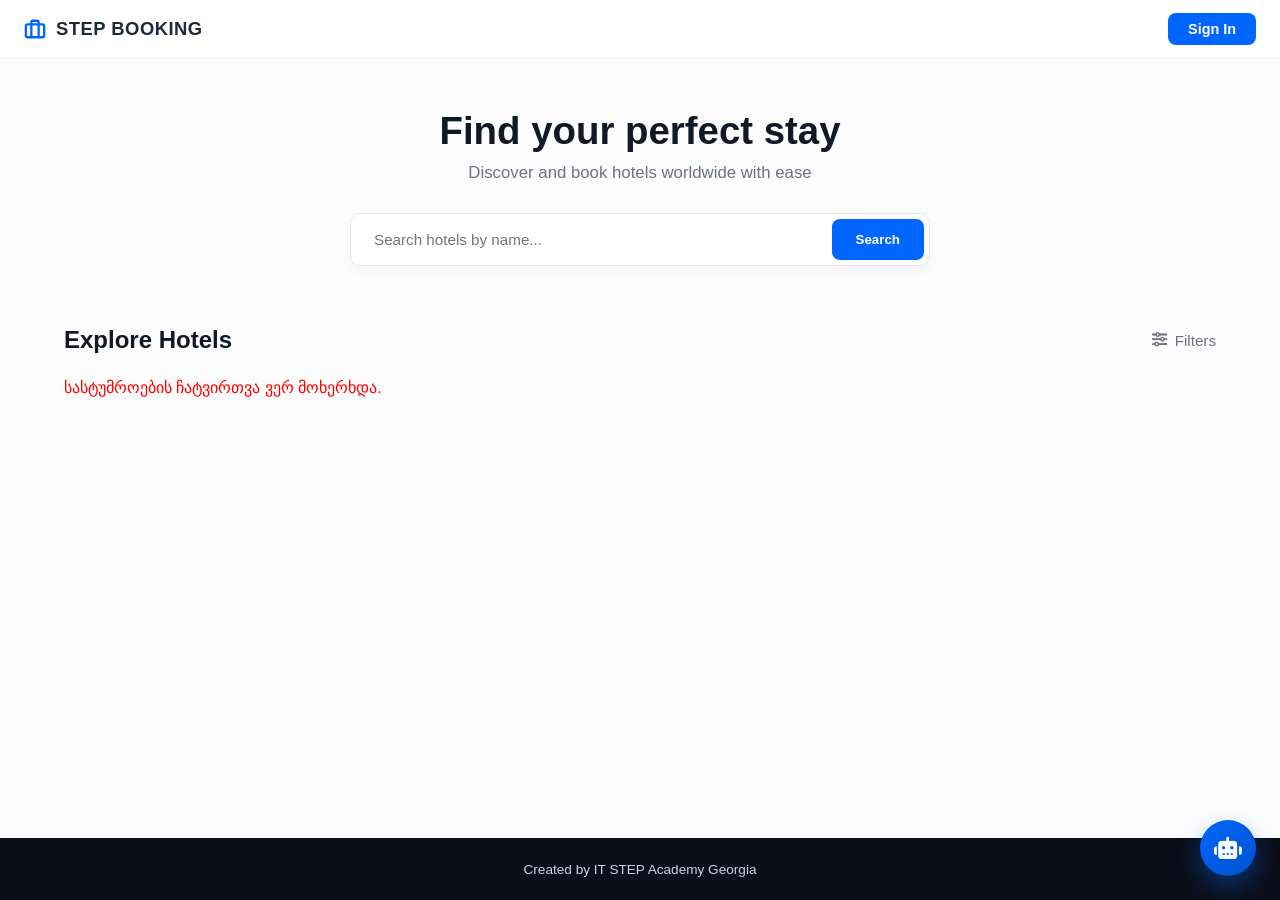
<file: test for project/index.html>
<!DOCTYPE html>
<html lang="en">
<head>
  <meta charset="UTF-8">
  <meta name="viewport" content="width=device-width, initial-scale=1.0">
  
  <title>STEP BOOKING</title>
  <link rel="icon" type="image/jpeg" href="https://static.doit.gov.ge/img_20240627_155135_eec7d9.jpg">
  <link rel="stylesheet" href="style.css">
  <link rel="stylesheet" href="https://cdnjs.cloudflare.com/ajax/libs/font-awesome/6.4.0/css/all.min.css">
</head>
<body>

  <header class="navbar">
    <div class="nav-container">
      <a href="index.html" class="logo">
        <svg xmlns="http://www.w3.org/2000/svg" width="22" height="22" viewBox="0 0 24 24" fill="none" stroke="#0066ff" stroke-width="2.5" stroke-linecap="round" stroke-linejoin="round">
          <rect x="2" y="7" width="20" height="14" rx="2" ry="2"></rect>
          <path d="M16 21V5a2 2 0 0 0-2-2h-4a2 2 0 0 0-2 2v16"></path>
        </svg>
        <span>STEP BOOKING</span>
      </a>
      <nav class="nav-links" id="navLinks"></nav>
      <div id="navAuth">
        <a href="login.html" class="btn btn-primary btn-sm">Sign In</a>
      </div>
      <button type="button" class="burger-btn" id="burgerBtn" aria-label="Menu" aria-expanded="false"><i class="fa-solid fa-bars"></i></button>
    </div>
  </header>

  <section class="hero-section">
    <div class="hero-container">
      <h1 class="hero-title">Find your perfect stay</h1>
      <p class="hero-subtitle">Discover and book hotels worldwide with ease</p>
      
      <div class="search-box">
        <input type="text" id="searchInput" placeholder="Search hotels by name..." autocomplete="off">
        <button id="searchBtn" class="btn btn-primary">Search</button>
      </div>
    </div>
  </section>

  <main class="main-content">
    <div class="section-header">
      <h2 class="section-title">Explore Hotels</h2>
      <button id="filterToggleBtn" class="filter-toggle-btn">
        <i class="fa-solid fa-sliders"></i>
        <span>Filters</span>
        <span id="filterCountBadge" class="filter-count hidden">0</span>
      </button>
    </div>

    <div id="activeTagsRow" class="active-tags-row hidden">
      <div id="tagsList" class="tags-list"></div>
      <button id="clearAllBtn" class="clear-all-btn">Clear all</button>
    </div>

    <div id="filterPanel" class="filter-panel hidden">
      <div class="filter-grid">
        <div class="filter-group">
          <label for="countryFilter">COUNTRY</label>
          <select id="countryFilter">
            <option value="">All Countries</option>
            <option value="Georgia">Georgia</option>
          </select>
        </div>

        <div class="filter-group">
          <label for="cityFilter">CITY</label>
          <select id="cityFilter">
            <option value="">All Cities</option>
            <option value="Tbilisi">Tbilisi</option>
            <option value="Batumi">Batumi</option>
            <option value="Borjomi">Borjomi</option>
            <option value="Kvareli">Kvareli</option>
            <option value="Sighnaghi">Sighnaghi</option>
          </select>
        </div>

        <div class="filter-group">
          <label for="starsFilter">MIN STARS</label>
          <select id="starsFilter">
            <option value="">Any</option>
            <option value="1">1 ★</option>
            <option value="2">2 ★</option>
            <option value="3">3 ★</option>
            <option value="4">4 ★</option>
            <option value="5">5 ★</option>
          </select>
        </div>

        <div class="filter-group">
          <label for="ratingFilter">MIN RATING</label>
          <select id="ratingFilter">
            <option value="">Any</option>
            <option value="1">1</option>
            <option value="2">2</option>
            <option value="3">3</option>
            <option value="4">4</option>
            <option value="5">5</option>
          </select>
        </div>

        <div class="filter-group">
          <label for="sortBy">SORT BY</label>
          <select id="sortBy">
            <option value="">Default</option>
            <option value="name">Name</option>
            <option value="starRating">Star Rating</option>
            <option value="averageRating">Rating</option>
            <option value="reviewCount">Review Count</option>
          </select>
        </div>
      </div>
    </div>

    <div id="hotelsGrid" class="hotels-grid"></div>
  </main>

  <footer class="footer">
    <div class="footer-container">
      <a href="https://ge.itstep.org" target="_blank" class="footer-link">Created by IT STEP Academy Georgia</a>
    </div>
  </footer>

 
  <div class="ai-chat-launcher" id="aiLauncher">
    <i class="fa-solid fa-robot"></i>
  </div>

  <div class="ai-chat-window hidden" id="aiChatWindow">
    <div class="ai-chat-header">
      <div class="ai-title">
        <i class="fa-solid fa-sparkles"></i>
        <span>Step Booking AI Assistant</span>
      </div>
      <button type="button" id="closeAiChat">&times;</button>
    </div>

    <div class="ai-chat-messages" id="aiChatMessages">
      <div class="ai-msg bot">
        გამარჯობა! რით შემიძლია დაგეხმაროთ სასტუმროს ან ოთახის შერჩევაში?
      </div>
    </div>

    <form class="ai-chat-input-row" id="aiChatForm">
      <input type="text" id="aiInputText" placeholder="იკითხეთ რამე სასტუმროებზე..." autocomplete="off">
      <button type="submit"><i class="fa-solid fa-paper-plane"></i></button>
    </form>
  </div>

  <script src="index.js"></script>
  <script src="ai-assistant.js"></script>
  <script src="nav.js"></script>
</body>
</html>
</file>
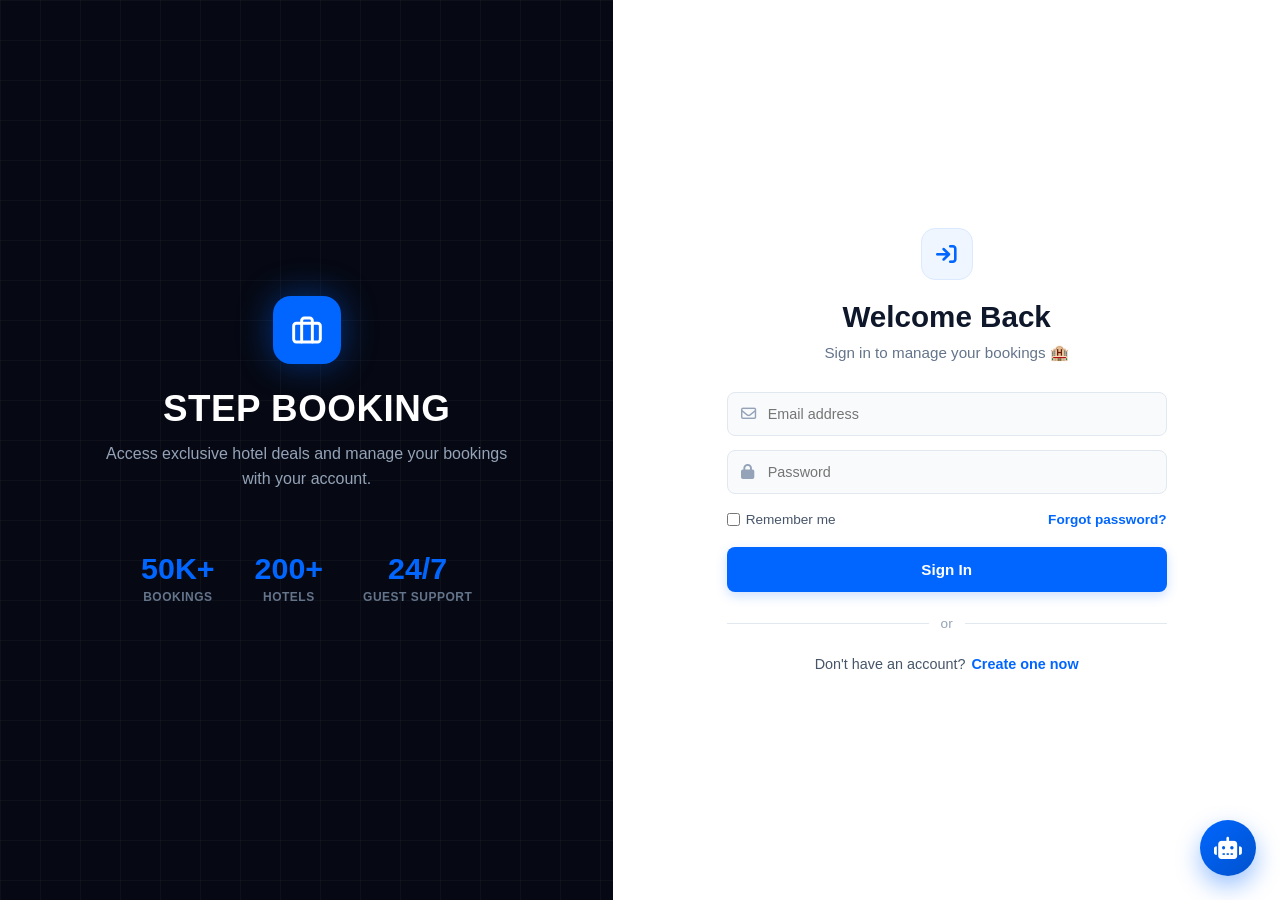
<file: test for project/booking.html>
<!DOCTYPE html>
<html lang="en">
<head>
  <meta charset="UTF-8">
  <meta name="viewport" content="width=device-width, initial-scale=1.0">
  <title>Complete your booking - STEP BOOKING</title>
  <link rel="icon" type="image/jpeg" href="https://static.doit.gov.ge/img_20240627_155135_eec7d9.jpg">
  <link rel="stylesheet" href="style.css">
  <link rel="stylesheet" href="https://cdnjs.cloudflare.com/ajax/libs/font-awesome/6.4.0/css/all.min.css">
</head>
<body>

  <header class="navbar">
    <div class="nav-container">
      <a href="index.html" class="logo">
        <svg xmlns="http://www.w3.org/2000/svg" width="22" height="22" viewBox="0 0 24 24" fill="none" stroke="#0066ff" stroke-width="2.5" stroke-linecap="round" stroke-linejoin="round">
          <rect x="2" y="7" width="20" height="14" rx="2" ry="2"></rect>
          <path d="M16 21V5a2 2 0 0 0-2-2h-4a2 2 0 0 0-2 2v16"></path>
        </svg>
        <span>STEP BOOKING</span>
      </a>
      <nav class="nav-links" id="navLinks"></nav>
      <div id="navAuth">
        <a href="login.html" class="btn btn-primary btn-sm">Sign In</a>
      </div>
      <button type="button" class="burger-btn" id="burgerBtn" aria-label="Menu" aria-expanded="false"><i class="fa-solid fa-bars"></i></button>
    </div>
  </header>

  <main class="booking-main">
    <div style="margin-bottom: 20px;">
      <a href="javascript:history.back()" id="backToRoomLink" style="color: #64748b; text-decoration: none; font-size: 0.9rem; font-weight: 500;">
        <i class="fa-solid fa-arrow-left"></i> Back to room
      </a>
    </div>

    <h1 style="font-size: 1.8rem; font-weight: 800; color: #0f172a; margin-bottom: 24px;">Complete your booking</h1>

    <div class="booking-layout">
      
   
      <div class="booking-col">
        
   
        <div style="background: #ffffff; border: 1px solid #e2e8f0; border-radius: 16px; padding: 24px;">
          <h3 style="margin: 0 0 18px 0; font-size: 1.05rem; font-weight: 700; color: #0f172a; display: flex; align-items: center; gap: 8px;">
            <i class="fa-regular fa-calendar" style="color: #0066ff;"></i> Stay Dates
          </h3>
          <div class="booking-dates-grid">
            <div>
              <label style="display: block; font-size: 0.8rem; font-weight: 600; color: #475569; margin-bottom: 6px;">
                <span style="color: #ef4444;">*</span> Check-in Date
              </label>
              <input type="date" id="bookingCheckIn" style="width: 100%; padding: 12px; border: 1px solid #cbd5e1; border-radius: 10px; font-size: 0.9rem; outline: none;">
            </div>
            <div>
              <label style="display: block; font-size: 0.8rem; font-weight: 600; color: #475569; margin-bottom: 6px;">
                <span style="color: #ef4444;">*</span> Check-out Date
              </label>
              <input type="date" id="bookingCheckOut" style="width: 100%; padding: 12px; border: 1px solid #cbd5e1; border-radius: 10px; font-size: 0.9rem; outline: none;">
            </div>
          </div>
          <div style="margin-top: 14px;">
            <span id="nightsBadge" style="display: inline-flex; align-items: center; gap: 6px; padding: 6px 14px; background: #eff6ff; color: #0066ff; border-radius: 20px; font-size: 0.85rem; font-weight: 600;">
              <i class="fa-solid fa-moon"></i> 1 night
            </span>
          </div>
        </div>

    
        <div style="background: #ffffff; border: 1px solid #e2e8f0; border-radius: 16px; padding: 24px;">
          <h3 style="margin: 0 0 18px 0; font-size: 1.05rem; font-weight: 700; color: #0f172a; display: flex; align-items: center; gap: 8px;">
            <i class="fa-solid fa-user-group" style="color: #0066ff;"></i> Guest Details
          </h3>

          <div style="margin-bottom: 16px;">
            <label style="display: block; font-size: 0.8rem; font-weight: 600; color: #475569; margin-bottom: 6px;">
              <span style="color: #ef4444;">*</span> Number of Guests
            </label>
            <input type="number" id="bookingGuests" value="1" min="1" max="10" style="width: 100%; padding: 12px; border: 1px solid #cbd5e1; border-radius: 10px; font-size: 0.9rem; outline: none;">
            <span id="maxCapacityText" style="display: block; margin-top: 6px; font-size: 0.78rem; color: #64748b;">
              <i class="fa-solid fa-circle-info"></i> Max capacity: 2 guests
            </span>
          </div>

          <div>
            <label style="display: block; font-size: 0.8rem; font-weight: 600; color: #475569; margin-bottom: 6px;">
              Special Requests
            </label>
            <textarea id="bookingRequests" rows="3" placeholder="Any special requirements for your stay..." style="width: 100%; padding: 12px; border: 1px solid #cbd5e1; border-radius: 10px; font-size: 0.9rem; outline: none; resize: vertical;"></textarea>
          </div>
        </div>

      </div>

      <div class="booking-summary" style="background: #ffffff; border: 1px solid #e2e8f0; border-radius: 16px; padding: 24px; box-shadow: 0 4px 12px rgba(0,0,0,0.03);">
        <div style="display: flex; gap: 14px; margin-bottom: 20px;">
          <img id="summaryRoomImg" src="https://via.placeholder.com/90" alt="Room" style="width: 80px; height: 70px; border-radius: 10px; object-fit: cover;">
          <div>
            <h4 id="summaryRoomName" style="margin: 0 0 4px 0; font-size: 1.05rem; font-weight: 700; color: #0f172a;">Room</h4>
            <p id="summaryHotelName" style="margin: 0 0 6px 0; font-size: 0.82rem; color: #64748b;">Hotel</p>
            <div id="summaryStars" style="color: #cbd5e1; font-size: 0.8rem;"></div>
          </div>
        </div>

        <div style="border-top: 1px solid #f1f5f9; padding: 16px 0; display: flex; flex-direction: column; gap: 10px; font-size: 0.9rem; color: #64748b;">
          <div style="display: flex; justify-content: space-between;">
            <span>Price per night</span>
            <strong id="summaryPricePerNight" style="color: #0f172a;">$0</strong>
          </div>
          <div style="display: flex; justify-content: space-between;">
            <span>Nights</span>
            <strong id="summaryNightsCount" style="color: #0f172a;">1</strong>
          </div>
          <div style="display: flex; justify-content: space-between;">
            <span>Guests</span>
            <strong id="summaryGuestsCount" style="color: #0f172a;">1</strong>
          </div>
        </div>

        <div style="border-top: 1px solid #f1f5f9; padding: 18px 0; display: flex; justify-content: space-between; align-items: center;">
          <span style="font-size: 1.15rem; font-weight: 800; color: #0f172a;">Total</span>
          <span id="summaryTotalPrice" style="font-size: 1.45rem; font-weight: 800; color: #0066ff;">$0</span>
        </div>

        <button type="button" id="confirmBookingBtn" style="width: 100%; padding: 14px; background: #0066ff; color: #ffffff; border: none; border-radius: 10px; font-size: 1rem; font-weight: 700; cursor: pointer; display: flex; align-items: center; justify-content: center; gap: 8px;">
          <i class="fa-solid fa-check"></i> Confirm Booking
        </button>
      </div>

    </div>
  </main>

  <footer class="footer">
    <div class="footer-container">
      <a href="https://ge.itstep.org" target="_blank" class="footer-link">Created by IT STEP Academy Georgia</a>
    </div>
  </footer>

  <script src="ai-assistant.js"></script>
  <script src="booking.js"></script>
  <script src="nav.js"></script>
</body>
</html>
</file>
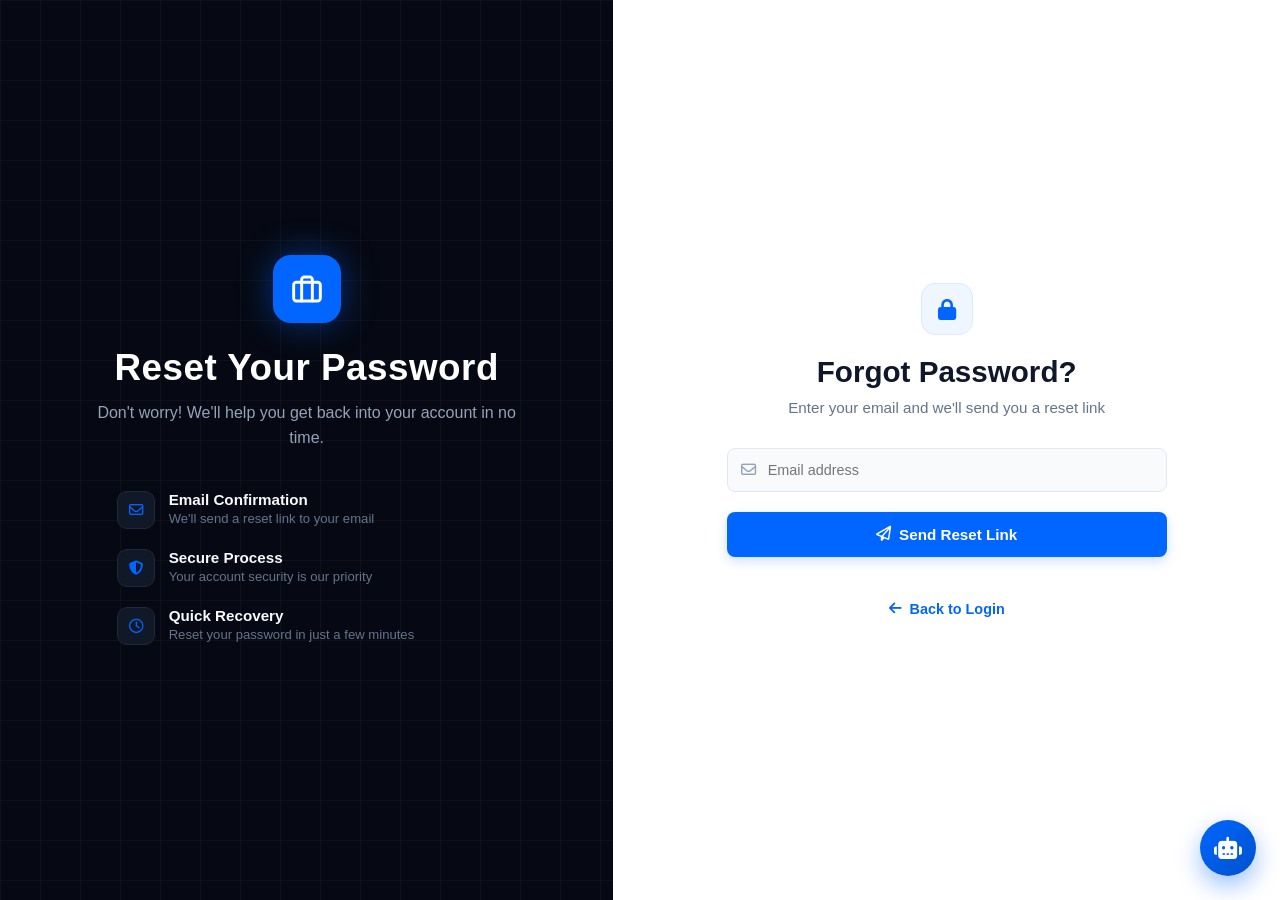
<file: test for project/forgot-password.html>
<!DOCTYPE html>
<html lang="en">
<head>
  <meta charset="UTF-8">
  <meta name="viewport" content="width=device-width, initial-scale=1.0">
  <title>Reset Your Password - STEP BOOKING</title>
  <link rel="icon" type="image/jpeg" href="https://static.doit.gov.ge/img_20240627_155135_eec7d9.jpg">
  <link rel="stylesheet" href="style.css">
  <link rel="stylesheet" href="auth.css">
  <link rel="stylesheet" href="https://cdnjs.cloudflare.com/ajax/libs/font-awesome/6.4.0/css/all.min.css">
</head>
<body>

  <div class="auth-wrapper">
    <div class="auth-left">
      <div class="auth-brand-icon">
        <svg xmlns="http://www.w3.org/2000/svg" width="32" height="32" viewBox="0 0 24 24" fill="none" stroke="#ffffff" stroke-width="2.2" stroke-linecap="round" stroke-linejoin="round">
          <rect x="2" y="7" width="20" height="14" rx="2" ry="2"></rect>
          <path d="M16 21V5a2 2 0 0 0-2-2h-4a2 2 0 0 0-2 2v16"></path>
        </svg>
      </div>

      <h1 class="brand-title">Reset Your Password</h1>
      <p class="brand-subtitle">Don't worry! We'll help you get back into your account in no time.</p>

      <div class="perks-list">
        <div class="perk-item">
          <div class="perk-icon"><i class="fa-regular fa-envelope"></i></div>
          <div class="perk-content">
            <h4>Email Confirmation</h4>
            <p>We'll send a reset link to your email</p>
          </div>
        </div>
        <div class="perk-item">
          <div class="perk-icon"><i class="fa-solid fa-shield-halved"></i></div>
          <div class="perk-content">
            <h4>Secure Process</h4>
            <p>Your account security is our priority</p>
          </div>
        </div>
        <div class="perk-item">
          <div class="perk-icon"><i class="fa-regular fa-clock"></i></div>
          <div class="perk-content">
            <h4>Quick Recovery</h4>
            <p>Reset your password in just a few minutes</p>
          </div>
        </div>
      </div>
    </div>

    <div class="auth-right">
      <div class="auth-form-card">
        <div class="form-header-icon">
          <i class="fa-solid fa-lock"></i>
        </div>

        <h2 class="form-title">Forgot Password?</h2>
        <p class="form-subtitle">Enter your email and we'll send you a reset link</p>

        <div id="forgotError" class="auth-alert error hidden"></div>
        <div id="forgotSuccess" class="auth-alert success hidden"></div>

        <form id="forgotForm" class="auth-form">
          <div class="input-group">
            <i class="fa-regular fa-envelope input-icon"></i>
            <input type="email" id="forgotEmail" placeholder="Email address" required>
          </div>

          <button type="submit" id="forgotSubmitBtn" class="btn btn-auth-submit">
            <i class="fa-regular fa-paper-plane"></i> Send Reset Link
          </button>
        </form>

        <p class="form-bottom-link">
          <a href="login.html" class="back-link"><i class="fa-solid fa-arrow-left"></i> Back to Login</a>
        </p>
      </div>
    </div>
  </div>


  
  <div class="ai-chat-launcher" id="aiLauncher">
    <i class="fa-solid fa-robot"></i>
  </div>

  <div class="ai-chat-window hidden" id="aiChatWindow">
    <div class="ai-chat-header">
      <div class="ai-title">
        <i class="fa-solid fa-sparkles"></i>
        <span>Step Booking AI Assistant</span>
      </div>
      <button type="button" id="closeAiChat">&times;</button>
    </div>

    <div class="ai-chat-messages" id="aiChatMessages">
      <div class="ai-msg bot">
        გამარჯობა! რით შემიძლია დაგეხმაროთ სასტუმროს ან ოთახის შერჩევაში?
      </div>
    </div>

    <form class="ai-chat-input-row" id="aiChatForm">
      <input type="text" id="aiInputText" placeholder="იკითხეთ რამე სასტუმროებზე..." autocomplete="off">
      <button type="submit"><i class="fa-solid fa-paper-plane"></i></button>
    </form>
  </div>

  <script src="ai-assistant.js"></script>
  <script src="auth.js"></script>
</body>
</html>
</file>
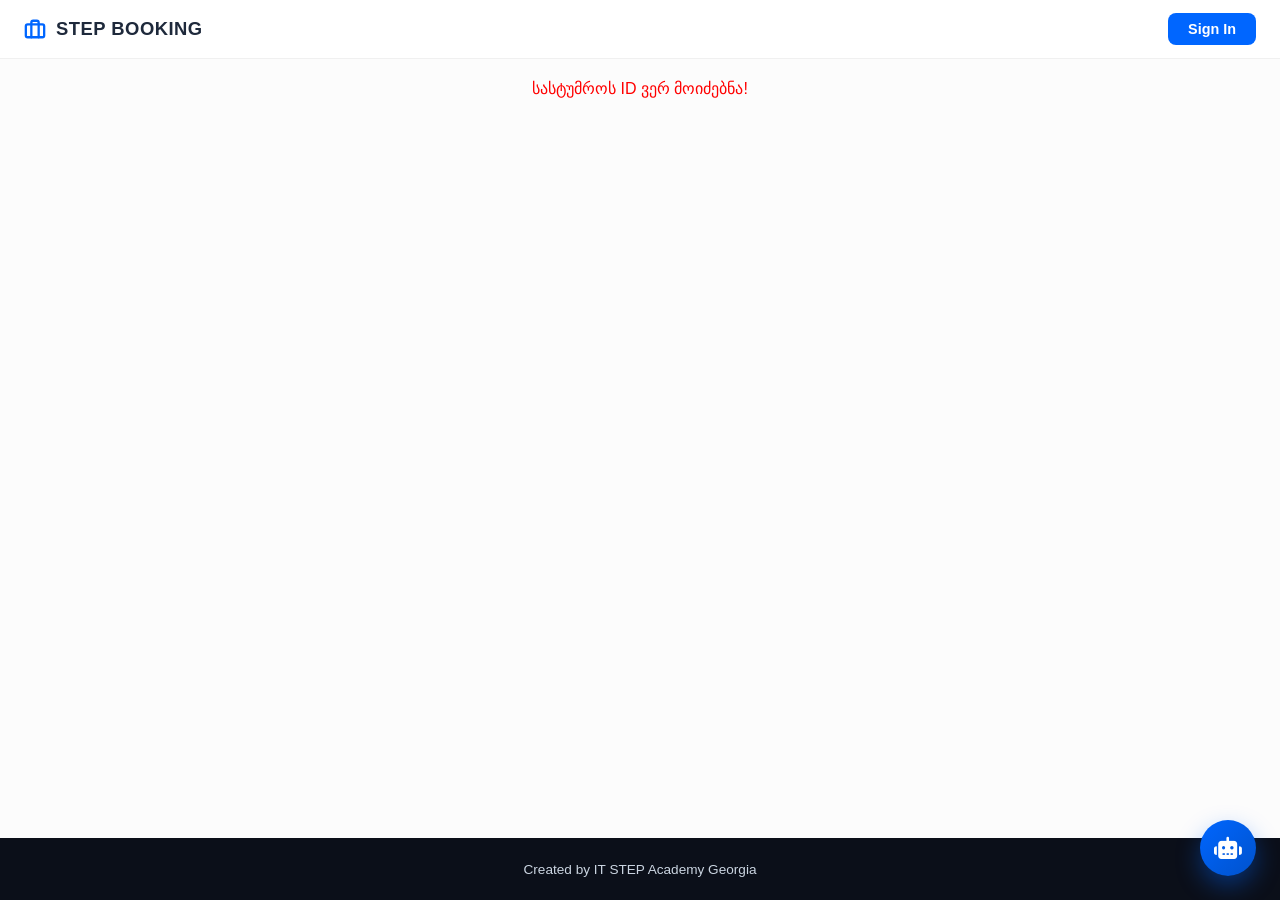
<file: test for project/hotel.html>
<!DOCTYPE html>
<html lang="en">
<head>
  <meta charset="UTF-8">
  <meta name="viewport" content="width=device-width, initial-scale=1.0">
  <title>Hotel Details - STEP BOOKING</title>
  <link rel="icon" type="image/jpeg" href="https://static.doit.gov.ge/img_20240627_155135_eec7d9.jpg">
  <link rel="stylesheet" href="style.css">
  <link rel="stylesheet" href="https://cdnjs.cloudflare.com/ajax/libs/font-awesome/6.4.0/css/all.min.css">
</head>
<body>

  <header class="navbar">
    <div class="nav-container">
      <a href="index.html" class="logo">
        <svg xmlns="http://www.w3.org/2000/svg" width="22" height="22" viewBox="0 0 24 24" fill="none" stroke="#0066ff" stroke-width="2.5" stroke-linecap="round" stroke-linejoin="round">
          <rect x="2" y="7" width="20" height="14" rx="2" ry="2"></rect>
          <path d="M16 21V5a2 2 0 0 0-2-2h-4a2 2 0 0 0-2 2v16"></path>
        </svg>
        <span>STEP BOOKING</span>
      </a>
      <nav class="nav-links" id="navLinks"></nav>
      <div id="navAuth">
        <a href="login.html" class="btn btn-primary btn-sm">Sign In</a>
      </div>
      <button type="button" class="burger-btn" id="burgerBtn" aria-label="Menu" aria-expanded="false"><i class="fa-solid fa-bars"></i></button>
    </div>
  </header>

  <main class="main-content" id="hotelMainContent">
    <p style="text-align: center; margin-top: 40px;">იტვირთება სასტუმროს მონაცემები...</p>
  </main>

  <footer class="footer">
    <div class="footer-container">
      <a href="https://ge.itstep.org" target="_blank" class="footer-link">Created by IT STEP Academy Georgia</a>
    </div>
  </footer>

    
  <div class="ai-chat-launcher" id="aiLauncher">
    <i class="fa-solid fa-robot"></i>
  </div>

  <div class="ai-chat-window hidden" id="aiChatWindow">
    <div class="ai-chat-header">
      <div class="ai-title">
        <i class="fa-solid fa-sparkles"></i>
        <span>Step Booking AI Assistant</span>
      </div>
      <button type="button" id="closeAiChat">&times;</button>
    </div>

    <div class="ai-chat-messages" id="aiChatMessages">
      <div class="ai-msg bot">
        გამარჯობა! რით შემიძლია დაგეხმაროთ სასტუმროს ან ოთახის შერჩევაში?
      </div>
    </div>

    <form class="ai-chat-input-row" id="aiChatForm">
      <input type="text" id="aiInputText" placeholder="იკითხეთ რამე სასტუმროებზე..." autocomplete="off">
      <button type="submit"><i class="fa-solid fa-paper-plane"></i></button>
    </form>
  </div>

  <script src="ai-assistant.js"></script>
  <script src="hotel.js"></script>
  <script src="nav.js"></script>
</body>
</html>
</file>
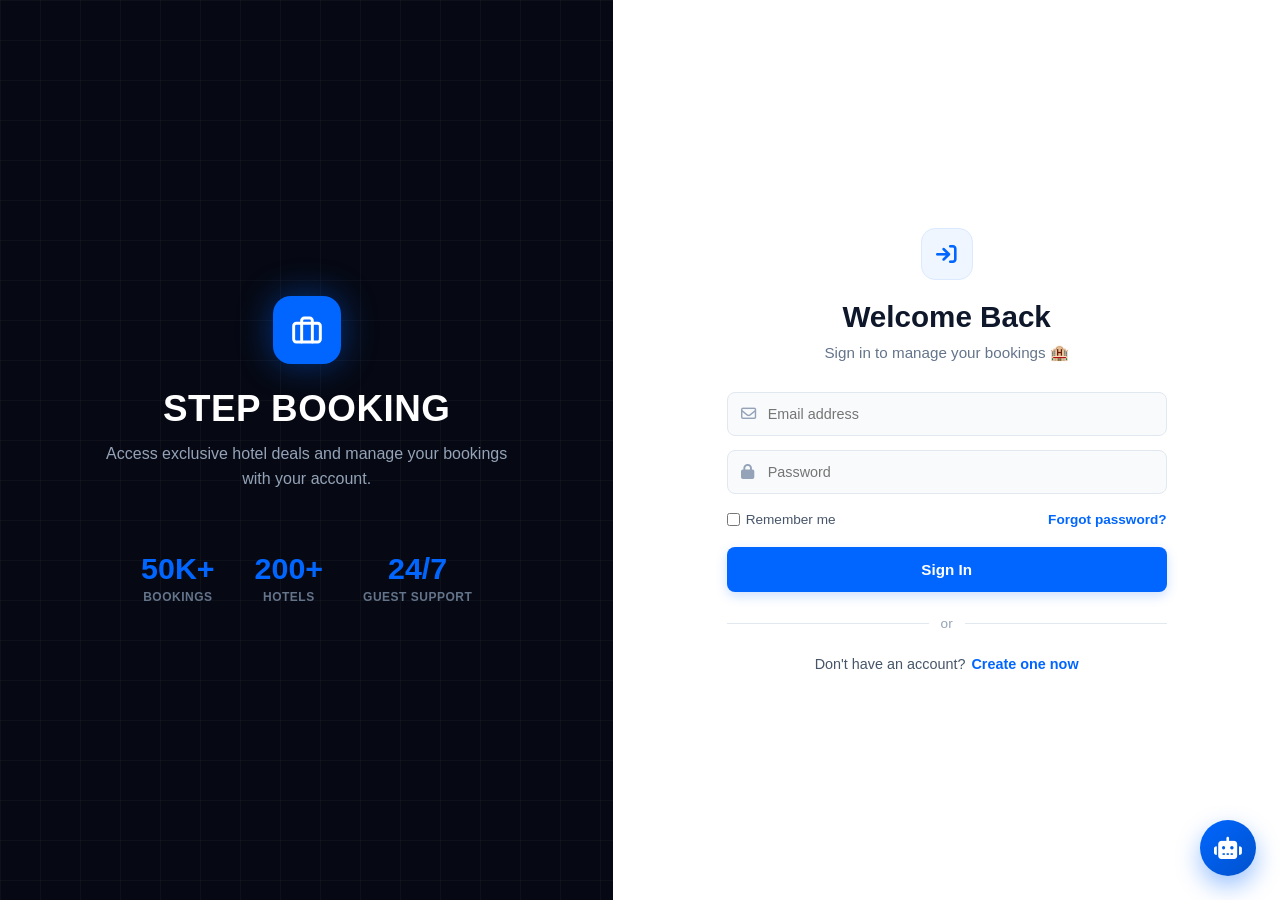
<file: test for project/login.html>
<!DOCTYPE html>
<html lang="en">
<head>
  <meta charset="UTF-8">
  <meta name="viewport" content="width=device-width, initial-scale=1.0">
  <title>Welcome Back - STEP BOOKING</title>
  <link rel="icon" type="image/jpeg" href="https://static.doit.gov.ge/img_20240627_155135_eec7d9.jpg">
  <link rel="stylesheet" href="style.css">
  <link rel="stylesheet" href="auth.css">
  <link rel="stylesheet" href="https://cdnjs.cloudflare.com/ajax/libs/font-awesome/6.4.0/css/all.min.css">
</head>
<body>

  <div class="auth-wrapper">
    <div class="auth-left">
      <div class="auth-brand-icon">
        <svg xmlns="http://www.w3.org/2000/svg" width="32" height="32" viewBox="0 0 24 24" fill="none" stroke="#ffffff" stroke-width="2.2" stroke-linecap="round" stroke-linejoin="round">
          <rect x="2" y="7" width="20" height="14" rx="2" ry="2"></rect>
          <path d="M16 21V5a2 2 0 0 0-2-2h-4a2 2 0 0 0-2 2v16"></path>
        </svg>
      </div>

      <h1 class="brand-title">STEP BOOKING</h1>
      <p class="brand-subtitle">Access exclusive hotel deals and manage your bookings with your account.</p>

      <div class="stats-row-dark">
        <div class="stat-dark-item">
          <h3>50K+</h3>
          <p>BOOKINGS</p>
        </div>
        <div class="stat-dark-item">
          <h3>200+</h3>
          <p>HOTELS</p>
        </div>
        <div class="stat-dark-item">
          <h3>24/7</h3>
          <p>GUEST SUPPORT</p>
        </div>
      </div>
    </div>

    <div class="auth-right">
      <div class="auth-form-card">
        <div class="form-header-icon">
          <i class="fa-solid fa-arrow-right-to-bracket"></i>
        </div>

        <h2 class="form-title">Welcome Back</h2>
        <p class="form-subtitle">Sign in to manage your bookings 🏨</p>

        <div id="loginError" class="auth-alert error hidden"></div>

        <form id="loginForm" class="auth-form">
          <div class="input-group">
            <i class="fa-regular fa-envelope input-icon"></i>
            <input type="email" id="loginEmail" placeholder="Email address" required>
          </div>

          <div class="input-group">
            <i class="fa-solid fa-lock input-icon"></i>
            <input type="password" id="loginPassword" placeholder="Password" required>
          </div>

          <div class="login-options-row">
            <label class="remember-label">
              <input type="checkbox" id="rememberMe"> Remember me
            </label>
            <a href="forgot-password.html" class="forgot-pwd-link">Forgot password?</a>
          </div>

          <button type="submit" id="loginSubmitBtn" class="btn btn-auth-submit">Sign In</button>
        </form>

        <div class="auth-separator">
          <span>or</span>
        </div>

        <p class="form-bottom-link">
          Don't have an account? <a href="register.html">Create one now</a>
        </p>
      </div>
    </div>
  </div>


    
  <div class="ai-chat-launcher" id="aiLauncher">
    <i class="fa-solid fa-robot"></i>
  </div>

  <div class="ai-chat-window hidden" id="aiChatWindow">
    <div class="ai-chat-header">
      <div class="ai-title">
        <i class="fa-solid fa-sparkles"></i>
        <span>Step Booking AI Assistant</span>
      </div>
      <button type="button" id="closeAiChat">&times;</button>
    </div>

    <div class="ai-chat-messages" id="aiChatMessages">
      <div class="ai-msg bot">
        გამარჯობა! რით შემიძლია დაგეხმაროთ სასტუმროს ან ოთახის შერჩევაში?
      </div>
    </div>

    <form class="ai-chat-input-row" id="aiChatForm">
      <input type="text" id="aiInputText" placeholder="იკითხეთ რამე სასტუმროებზე..." autocomplete="off">
      <button type="submit"><i class="fa-solid fa-paper-plane"></i></button>
    </form>
  </div>

  <script src="ai-assistant.js"></script>

  <script src="auth.js"></script>
</body>
</html>
</file>
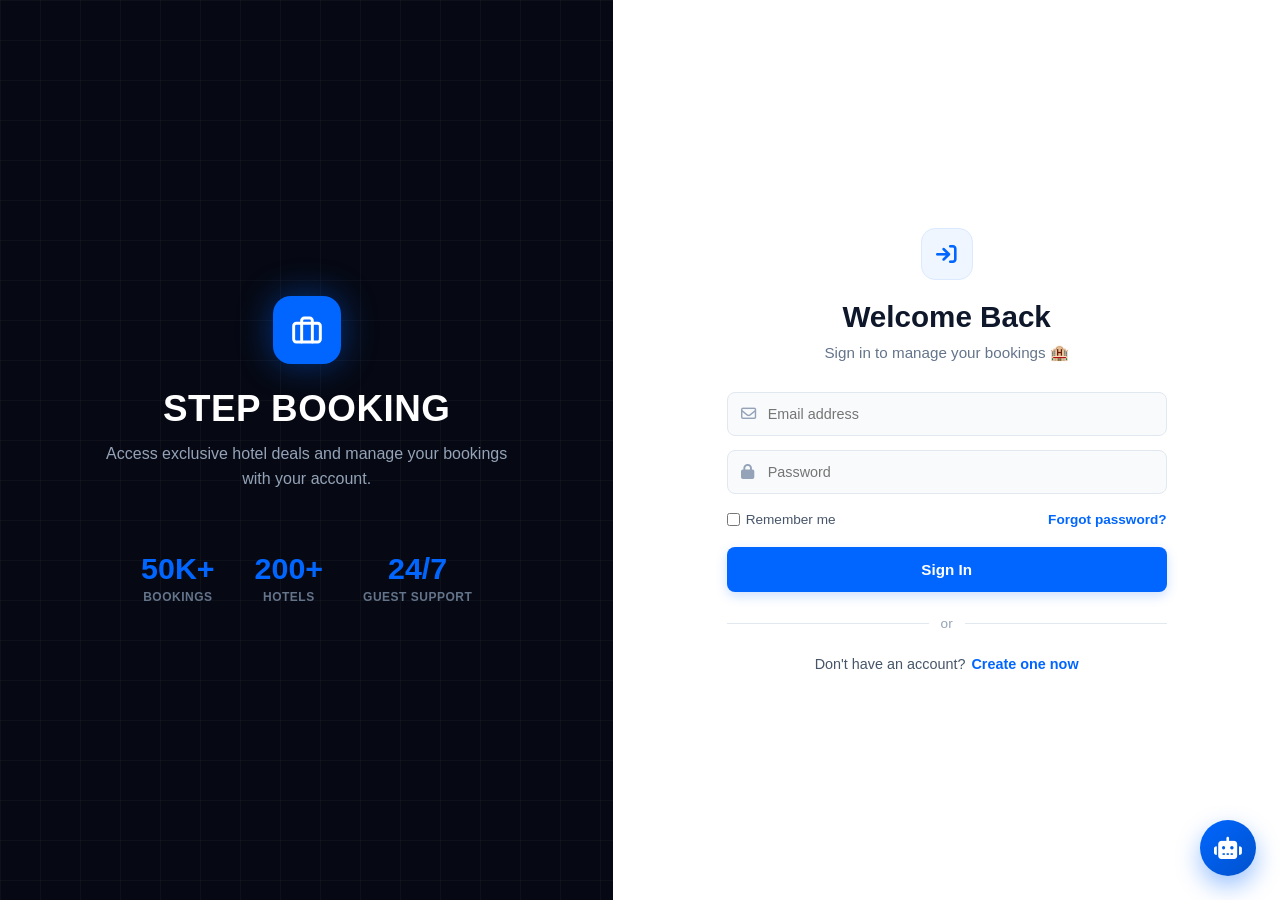
<file: test for project/profile.html>
<!DOCTYPE html>
<html lang="en">
<head>
  <meta charset="UTF-8">
  <meta name="viewport" content="width=device-width, initial-scale=1.0">
  <title>User Profile - STEP BOOKING</title>
  <link rel="icon" type="image/jpeg" href="https://static.doit.gov.ge/img_20240627_155135_eec7d9.jpg">
  <link rel="stylesheet" href="https://cdnjs.cloudflare.com/ajax/libs/font-awesome/6.4.0/css/all.min.css">
  <link rel="stylesheet" href="style.css">
  <link rel="stylesheet" href="profile.css">
</head>
<body>

  <header class="navbar">
    <div class="nav-container">
      <a href="index.html" class="logo">
        <svg xmlns="http://www.w3.org/2000/svg" width="22" height="22" viewBox="0 0 24 24" fill="none" stroke="#0066ff" stroke-width="2.5" stroke-linecap="round" stroke-linejoin="round">
          <rect x="2" y="7" width="20" height="14" rx="2" ry="2"></rect>
          <path d="M16 21V5a2 2 0 0 0-2-2h-4a2 2 0 0 0-2 2v16"></path>
        </svg>
        <span>STEP BOOKING</span>
      </a>
      <nav class="nav-links" id="navLinks"></nav>
      <div id="navAuth">
        <a href="profile.html" class="user-avatar-btn" id="navAvatarTop">SS</a>
      </div>
      <button type="button" class="burger-btn" id="burgerBtn" aria-label="Menu" aria-expanded="false"><i class="fa-solid fa-bars"></i></button>
    </div>
  </header>

  <main class="profile-layout">
    <aside class="profile-sidebar">
      <div class="sidebar-user-card">
        <div class="user-hero-bg">
          <div class="profile-avatar-circle" id="sidebarAvatar">
            <img id="sidebarAvatarImg" src="" alt="Avatar" class="sidebar-avatar-img hidden">
            <span id="sidebarAvatarText">SS</span>
          </div>
        </div>
        <div class="user-meta">
          <h2 id="sidebarName">User</h2>
          <p id="sidebarEmail"></p>
        </div>
      </div>

      <nav class="sidebar-nav">
        <button class="nav-tab active" data-tab="tab-profile">
          <i class="fa-regular fa-user"></i> My Profile
        </button>
        <button class="nav-tab" data-tab="tab-reservations">
          <i class="fa-solid fa-bag-shopping"></i> Reservations
        </button>
        <button class="nav-tab" data-tab="tab-settings">
          <i class="fa-solid fa-gear"></i> Settings
        </button>
        <button class="nav-tab logout-tab" id="logoutBtn">
          <i class="fa-solid fa-arrow-right-from-bracket"></i> Logout
        </button>
      </nav>
    </aside>

    <section class="profile-content">
      <div class="tab-pane active" id="tab-profile">
        <div class="pane-header" style="display: flex; justify-content: space-between; align-items: flex-start;">
          <div>
            <h1>My Profile</h1>
            <p>Manage your personal information and preferences</p>
          </div>
          <span id="unsavedBadge" class="badge-unsaved hidden">● Unsaved changes</span>
        </div>

        <form id="profileForm">
          <div class="card-box">
            <h3 class="card-header-title"><i class="fa-regular fa-image"></i> Profile Picture</h3>
            <div class="avatar-upload-row">
              <div class="avatar-box" id="avatarPreviewBox">
                <img id="avatarImagePreview" src="" alt="Avatar" class="avatar-preview-img hidden">
                <span id="avatarInitialsText">SS</span>
              </div>
              <div class="avatar-input-group">
                <label>Upload your photo</label>
                <span>Enter a URL to your profile picture</span>
                <div class="input-icon-wrap">
                  <i class="fa-solid fa-link"></i>
                  <input type="url" id="picUrlInput" placeholder="https://example.com/avatar.jpg">
                </div>
              </div>
            </div>
          </div>

          <div class="card-box">
            <h3 class="card-header-title"><i class="fa-regular fa-user"></i> Personal Information</h3>
            <div class="form-row-2">
              <div class="form-group">
                <label><span class="req">*</span> First Name</label>
                <div class="input-icon-wrap">
                  <i class="fa-regular fa-user"></i>
                  <input type="text" id="profFirstName" required>
                </div>
              </div>
              <div class="form-group">
                <label><span class="req">*</span> Last Name</label>
                <div class="input-icon-wrap">
                  <i class="fa-regular fa-user"></i>
                  <input type="text" id="profLastName" required>
                </div>
              </div>
            </div>

            <div class="form-group">
              <label>Email Address</label>
              <div class="input-icon-wrap disabled-wrap">
                <i class="fa-regular fa-envelope"></i>
                <input type="email" id="profEmail" readonly>
                <i class="fa-solid fa-lock end-icon"></i>
              </div>
            </div>

            <div class="form-row-2">
              <div class="form-group">
                <label>Date of Birth</label>
                <div class="input-icon-wrap">
                  <i class="fa-regular fa-calendar"></i>
                  <input type="date" id="profDob">
                </div>
              </div>
              <div class="form-group">
                <label>Phone Number</label>
                <div class="input-icon-wrap">
                  <i class="fa-solid fa-phone"></i>
                  <input type="tel" id="profPhone" placeholder="+995 555 123 456">
                </div>
              </div>
            </div>
          </div>

          <div class="card-box">
            <h3 class="card-header-title"><i class="fa-solid fa-location-dot"></i> Address</h3>
            <div class="form-group">
              <label>Street Address</label>
              <div class="input-icon-wrap">
                <i class="fa-solid fa-house"></i>
                <input type="text" id="profAddress" placeholder="Enter your street address">
              </div>
            </div>
          </div>

          <div class="form-actions">
            <button type="button" class="btn-discard" id="discardProfileBtn"><i class="fa-solid fa-xmark"></i> Discard</button>
            <button type="submit" class="btn-save"><i class="fa-solid fa-check"></i> Save Changes</button>
          </div>
          <div id="profileMsg" class="form-message hidden"></div>
        </form>
      </div>

     <div class="tab-pane" id="tab-reservations">
        <div class="pane-header">
          <h1>My Bookings</h1>
          <p>View and manage your hotel reservations</p>
        </div>

        <div class="stats-grid">
          <div class="stat-card">
            <div class="stat-icon blue"><i class="fa-solid fa-bag-shopping"></i></div>
            <div class="stat-info"><span class="stat-val" id="statTotal">0</span><span class="stat-lbl">Total Bookings</span></div>
          </div>
          <div class="stat-card">
            <div class="stat-icon sky"><i class="fa-regular fa-calendar"></i></div>
            <div class="stat-info"><span class="stat-val" id="statUpcoming">0</span><span class="stat-lbl">Upcoming</span></div>
          </div>
          <div class="stat-card">
            <div class="stat-icon green"><i class="fa-solid fa-check"></i></div>
            <div class="stat-info"><span class="stat-val" id="statCompleted">0</span><span class="stat-lbl">Completed</span></div>
          </div>
          <div class="stat-card">
            <div class="stat-icon yellow"><i class="fa-solid fa-dollar-sign"></i></div>
            <div class="stat-info"><span class="stat-val" id="statSpent">$0.00</span><span class="stat-lbl">Total Spent</span></div>
          </div>
        </div>

        <div class="card-box">
          <h3 class="card-header-title"><i class="fa-solid fa-filter"></i> Filter Reservations</h3>
          <div class="filter-res-row">
            <div class="form-group flex-1">
              <label>Status</label>
              <select id="resStatusFilter">
                <option value="all">All Statuses</option>
                <option value="confirmed">Pending</option>
                <option value="completed">Completed</option>
                <option value="cancelled">Cancelled</option>
              </select>
            </div>
            <div class="form-group flex-2">
              <label>Date Range</label>
              <div class="date-range-box">
                <input type="date" id="resStartDate">
                <span>&rarr;</span>
                <input type="date" id="resEndDate">
              </div>
            </div>
          </div>
        </div>

        <div class="reservations-container">
          <div class="empty-state" id="emptyReservations">
            <div class="empty-icon"><i class="fa-solid fa-bag-shopping"></i></div>
            <h3>No reservations found</h3>
            <p>You haven't made any bookings yet. Start exploring hotels to book your next stay!</p>
          </div>
          <div id="reservationsList" class="res-list hidden"></div>

        
          <div id="reservationDetailsView" class="hidden"></div>
        </div>
      </div>

      <div class="tab-pane" id="tab-settings">
        <div class="pane-header">
          <h1>Account Settings</h1>
          <p>Manage your security and account preferences</p>
        </div>

        <div class="card-box">
          <h3 class="card-header-title"><i class="fa-solid fa-lock"></i> Change Password</h3>
          <form id="changePasswordForm">
            <div class="form-group">
              <label><span class="req">*</span> Current Password</label>
              <div class="input-icon-wrap">
                <i class="fa-solid fa-lock"></i>
                <input type="password" id="curPassword" placeholder="Enter your current password" required>
                <button type="button" class="eye-toggle"><i class="fa-regular fa-eye"></i></button>
              </div>
            </div>

            <div class="form-row-2">
              <div class="form-group">
                <label><span class="req">*</span> New Password</label>
                <div class="input-icon-wrap">
                  <i class="fa-solid fa-lock"></i>
                  <input type="password" id="newPassword" placeholder="Enter your new password" required>
                  <button type="button" class="eye-toggle"><i class="fa-regular fa-eye"></i></button>
                </div>
              </div>
              <div class="form-group">
                <label><span class="req">*</span> Confirm New Password</label>
                <div class="input-icon-wrap">
                  <i class="fa-solid fa-lock"></i>
                  <input type="password" id="confirmPassword" placeholder="Confirm your new password" required>
                  <button type="button" class="eye-toggle"><i class="fa-regular fa-eye"></i></button>
                </div>
              </div>
            </div>

            <div class="form-actions right">
              <button type="submit" class="btn-save"><i class="fa-solid fa-check"></i> Update Password</button>
            </div>
            <div id="passMsg" class="form-message hidden"></div>
          </form>
        </div>

        <div class="danger-box">
          <div class="danger-header">
            <i class="fa-solid fa-triangle-exclamation"></i> Danger Zone
          </div>
          <div class="danger-body">
            <div class="danger-warning">
              <div class="warning-icon"><i class="fa-solid fa-circle-exclamation"></i></div>
              <div class="warning-text">
                <h4>Delete Account</h4>
                <p>Once you delete your account, there is no going back. Please be certain.</p>
              </div>
            </div>

            <div class="danger-action-row">
              <div class="danger-action-text">
                <h4>Delete your account</h4>
                <p>This will permanently delete your account, including all your data, reservations, and preferences.</p>
              </div>
              <button type="button" class="btn-delete" id="deleteAccountBtn">
                <i class="fa-regular fa-trash-can"></i> Delete Account
              </button>
            </div>
          </div>
        </div>
      </div>
    </section>
  </main>

    
  <div class="ai-chat-launcher" id="aiLauncher">
    <i class="fa-solid fa-robot"></i>
  </div>

  <div class="ai-chat-window hidden" id="aiChatWindow">
    <div class="ai-chat-header">
      <div class="ai-title">
        <i class="fa-solid fa-sparkles"></i>
        <span>Step Booking AI Assistant</span>
      </div>
      <button type="button" id="closeAiChat">&times;</button>
    </div>

    <div class="ai-chat-messages" id="aiChatMessages">
      <div class="ai-msg bot">
        გამარჯობა! რით შემიძლია დაგეხმაროთ სასტუმროს ან ოთახის შერჩევაში?
      </div>
    </div>

    <form class="ai-chat-input-row" id="aiChatForm">
      <input type="text" id="aiInputText" placeholder="იკითხეთ რამე სასტუმროებზე..." autocomplete="off">
      <button type="submit"><i class="fa-solid fa-paper-plane"></i></button>
    </form>
  </div>



  <div id="deleteModal" class="custom-modal-overlay hidden">
  <div class="custom-modal-box">
    <button type="button" class="modal-close-btn" id="closeDeleteModalBtn">&times;</button>
    <div class="modal-header-row">
      <div class="modal-icon-circle">
        <i class="fa-solid fa-circle-exclamation"></i>
      </div>
      <h3 class="modal-title">Delete Account</h3>
    </div>
    <div class="modal-body">
      <p class="modal-warning-highlight">⚠️ This action cannot be undone!</p>
      <p class="modal-desc">Deleting your account will permanently remove:</p>
      <ul class="modal-list">
        <li>Your profile information</li>
        <li>Your reservations items</li>
      </ul>
      <p class="modal-question">Are you absolutely sure you want to delete your account?</p>
    </div>
    <div class="modal-actions">
      <button type="button" class="btn-modal-cancel" id="cancelDeleteBtn">Cancel</button>
      <button type="button" class="btn-modal-confirm" id="confirmDeleteBtn">Yes, Delete My Account</button>
    </div>
  </div>
</div>
  <script src="ai-assistant.js"></script>

  <script src="profile.js"></script>
  <script src="nav.js"></script>
</body>
</html>
</file>
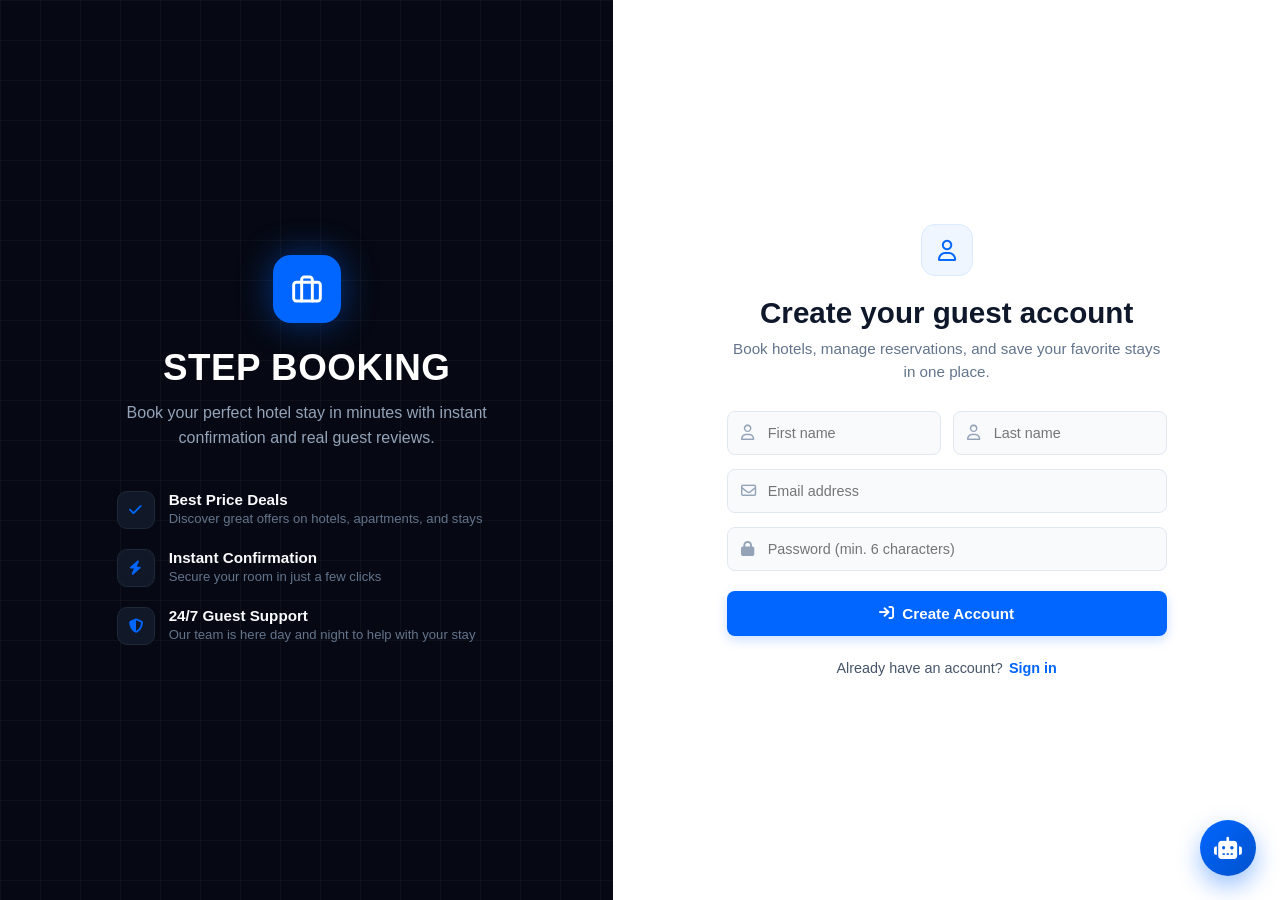
<file: test for project/register.html>
<!DOCTYPE html>
<html lang="en">
<head>
  <meta charset="UTF-8">
  <meta name="viewport" content="width=device-width, initial-scale=1.0">
  <title>Create Account - STEP BOOKING</title>
  <link rel="icon" type="image/jpeg" href="https://static.doit.gov.ge/img_20240627_155135_eec7d9.jpg">
  <link rel="stylesheet" href="style.css">
  <link rel="stylesheet" href="auth.css">
  <link rel="stylesheet" href="https://cdnjs.cloudflare.com/ajax/libs/font-awesome/6.4.0/css/all.min.css">
</head>
<body>

  <div class="auth-wrapper">
    <div class="auth-left">
      <div class="auth-brand-icon">
        <svg xmlns="http://www.w3.org/2000/svg" width="32" height="32" viewBox="0 0 24 24" fill="none" stroke="#ffffff" stroke-width="2.2" stroke-linecap="round" stroke-linejoin="round">
          <rect x="2" y="7" width="20" height="14" rx="2" ry="2"></rect>
          <path d="M16 21V5a2 2 0 0 0-2-2h-4a2 2 0 0 0-2 2v16"></path>
        </svg>
      </div>

      <h1 class="brand-title">STEP BOOKING</h1>
      <p class="brand-subtitle">Book your perfect hotel stay in minutes with instant confirmation and real guest reviews.</p>

      <div class="perks-list">
        <div class="perk-item">
          <div class="perk-icon"><i class="fa-solid fa-check"></i></div>
          <div class="perk-content">
            <h4>Best Price Deals</h4>
            <p>Discover great offers on hotels, apartments, and stays</p>
          </div>
        </div>
        <div class="perk-item">
          <div class="perk-icon"><i class="fa-solid fa-bolt"></i></div>
          <div class="perk-content">
            <h4>Instant Confirmation</h4>
            <p>Secure your room in just a few clicks</p>
          </div>
        </div>
        <div class="perk-item">
          <div class="perk-icon"><i class="fa-solid fa-shield-halved"></i></div>
          <div class="perk-content">
            <h4>24/7 Guest Support</h4>
            <p>Our team is here day and night to help with your stay</p>
          </div>
        </div>
      </div>
    </div>

    <div class="auth-right">
      <div class="auth-form-card">
        <div class="form-header-icon">
          <i class="fa-regular fa-user"></i>
        </div>

        <h2 class="form-title">Create your guest account</h2>
        <p class="form-subtitle">Book hotels, manage reservations, and save your favorite stays in one place.</p>

        <div id="registerError" class="auth-alert error hidden"></div>

        <form id="registerForm" class="auth-form">
          <div class="form-row">
            <div class="input-group">
              <i class="fa-regular fa-user input-icon"></i>
              <input type="text" id="regFirstName" placeholder="First name" required>
            </div>
            <div class="input-group">
              <i class="fa-regular fa-user input-icon"></i>
              <input type="text" id="regLastName" placeholder="Last name" required>
            </div>
          </div>

          <div class="input-group">
            <i class="fa-regular fa-envelope input-icon"></i>
            <input type="email" id="regEmail" placeholder="Email address" required>
          </div>

          <div class="input-group">
            <i class="fa-solid fa-lock input-icon"></i>
            <input type="password" id="regPassword" placeholder="Password (min. 6 characters)" minlength="6" required>
          </div>

          <button type="submit" id="regSubmitBtn" class="btn btn-auth-submit">
            <i class="fa-solid fa-arrow-right-to-bracket"></i> Create Account
          </button>
        </form>

        <p class="form-bottom-link">
          Already have an account? <a href="login.html">Sign in</a>
        </p>
      </div>
    </div>
  </div>


    
  <div class="ai-chat-launcher" id="aiLauncher">
    <i class="fa-solid fa-robot"></i>
  </div>

  <div class="ai-chat-window hidden" id="aiChatWindow">
    <div class="ai-chat-header">
      <div class="ai-title">
        <i class="fa-solid fa-sparkles"></i>
        <span>Step Booking AI Assistant</span>
      </div>
      <button type="button" id="closeAiChat">&times;</button>
    </div>

    <div class="ai-chat-messages" id="aiChatMessages">
      <div class="ai-msg bot">
        გამარჯობა! რით შემიძლია დაგეხმაროთ სასტუმროს ან ოთახის შერჩევაში?
      </div>
    </div>

    <form class="ai-chat-input-row" id="aiChatForm">
      <input type="text" id="aiInputText" placeholder="იკითხეთ რამე სასტუმროებზე..." autocomplete="off">
      <button type="submit"><i class="fa-solid fa-paper-plane"></i></button>
    </form>
  </div>

  <script src="ai-assistant.js"></script>

  <script src="auth.js"></script>
</body>
</html>
</file>
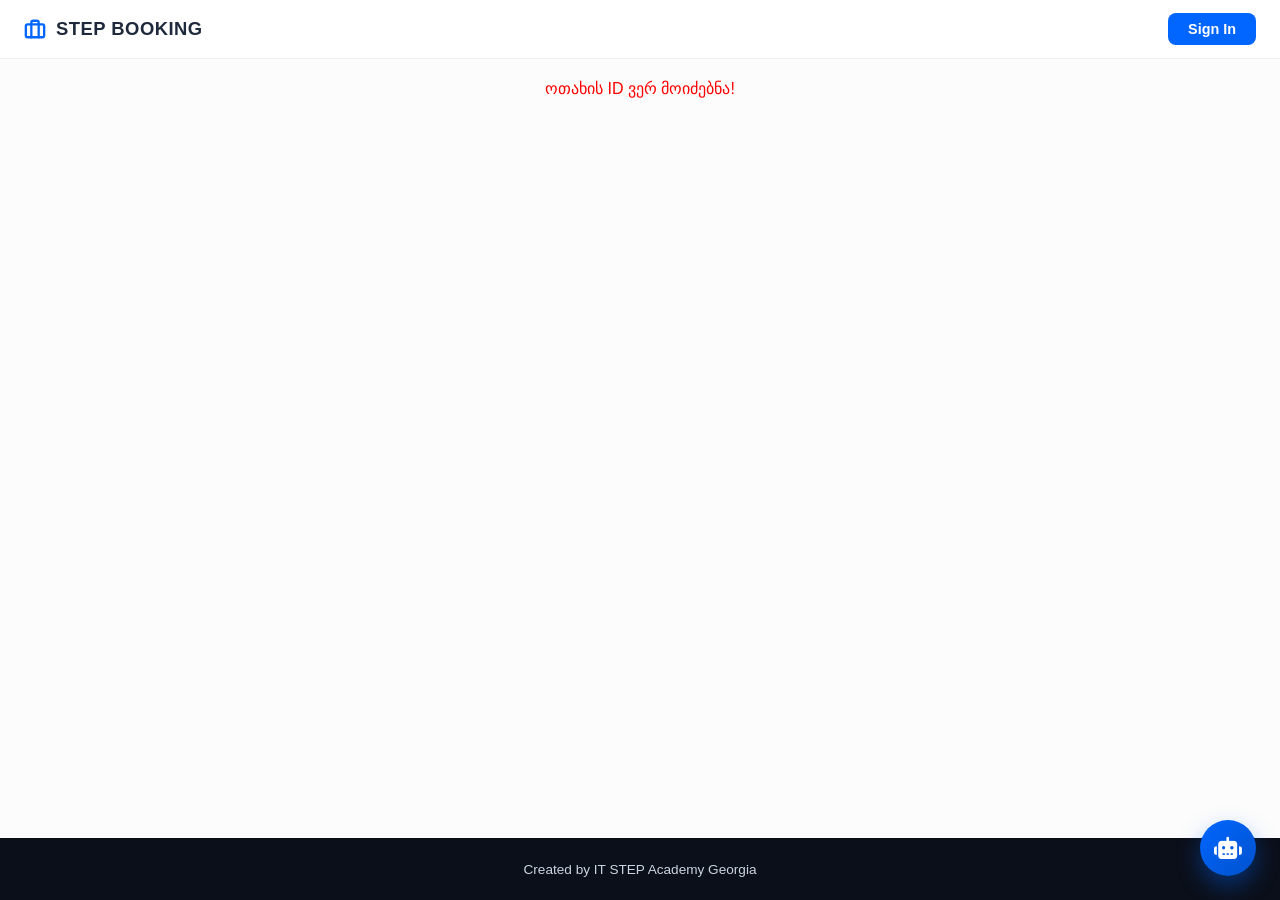
<file: test for project/room.html>
<!DOCTYPE html>
<html lang="en">
<head>
  <meta charset="UTF-8">
  <meta name="viewport" content="width=device-width, initial-scale=1.0">
  <title>Room Details - STEP BOOKING</title>
  <link rel="icon" type="image/jpeg" href="https://static.doit.gov.ge/img_20240627_155135_eec7d9.jpg">
  <link rel="stylesheet" href="style.css">
  <link rel="stylesheet" href="https://cdnjs.cloudflare.com/ajax/libs/font-awesome/6.4.0/css/all.min.css">
</head>
<body>

  <header class="navbar">
    <div class="nav-container">
      <a href="index.html" class="logo">
        <svg xmlns="http://www.w3.org/2000/svg" width="22" height="22" viewBox="0 0 24 24" fill="none" stroke="#0066ff" stroke-width="2.5" stroke-linecap="round" stroke-linejoin="round">
          <rect x="2" y="7" width="20" height="14" rx="2" ry="2"></rect>
          <path d="M16 21V5a2 2 0 0 0-2-2h-4a2 2 0 0 0-2 2v16"></path>
        </svg>
        <span>STEP BOOKING</span>
      </a>
      <nav class="nav-links" id="navLinks"></nav>
      <div id="navAuth">
        <a href="login.html" class="btn btn-primary btn-sm">Sign In</a>
      </div>
      <button type="button" class="burger-btn" id="burgerBtn" aria-label="Menu" aria-expanded="false"><i class="fa-solid fa-bars"></i></button>
    </div>
  </header>

  <main class="main-content" id="roomMainContent">
    <p style="text-align: center; margin-top: 40px;">იტვირთება ოთახის მონაცემები...</p>
  </main>

  <footer class="footer">
    <div class="footer-container">
      <a href="https://ge.itstep.org" target="_blank" class="footer-link">Created by IT STEP Academy Georgia</a>
    </div>
  </footer>

  <div id="reviewModal" class="modal-overlay hidden">
  <div class="modal-card">
    <div class="modal-header">
      <h3>Write a Review</h3>
      <button type="button" id="closeReviewModal" class="modal-close-btn">&times;</button>
    </div>
    
    <p class="modal-subtitle">How would you rate your experience?</p>

    <div class="star-rating-box" id="modalStars">
      <i class="fa-solid fa-star star-btn" data-rate="1"></i>
      <i class="fa-solid fa-star star-btn" data-rate="2"></i>
      <i class="fa-solid fa-star star-btn" data-rate="3"></i>
      <i class="fa-solid fa-star star-btn" data-rate="4"></i>
      <i class="fa-solid fa-star star-btn" data-rate="5"></i>
    </div>

    <div class="modal-actions">
      <button type="button" id="cancelReviewBtn" class="btn-cancel">Cancel</button>
      <button type="button" id="submitModalReviewBtn" class="btn-submit-review" disabled>Submit Review</button>
    </div>
  </div>
</div>


  
  <div class="ai-chat-launcher" id="aiLauncher">
    <i class="fa-solid fa-robot"></i>
  </div>

  <div class="ai-chat-window hidden" id="aiChatWindow">
    <div class="ai-chat-header">
      <div class="ai-title">
        <i class="fa-solid fa-sparkles"></i>
        <span>Step Booking AI Assistant</span>
      </div>
      <button type="button" id="closeAiChat">&times;</button>
    </div>

    <div class="ai-chat-messages" id="aiChatMessages">
      <div class="ai-msg bot">
        გამარჯობა! რით შემიძლია დაგეხმაროთ სასტუმროს ან ოთახის შერჩევაში?
      </div>
    </div>

    <form class="ai-chat-input-row" id="aiChatForm">
      <input type="text" id="aiInputText" placeholder="იკითხეთ რამე სასტუმროებზე..." autocomplete="off">
      <button type="submit"><i class="fa-solid fa-paper-plane"></i></button>
    </form>
  </div>

  <script src="ai-assistant.js"></script>
  <script src="room.js"></script>
  <script src="nav.js"></script>
</body>
</html>
</file>
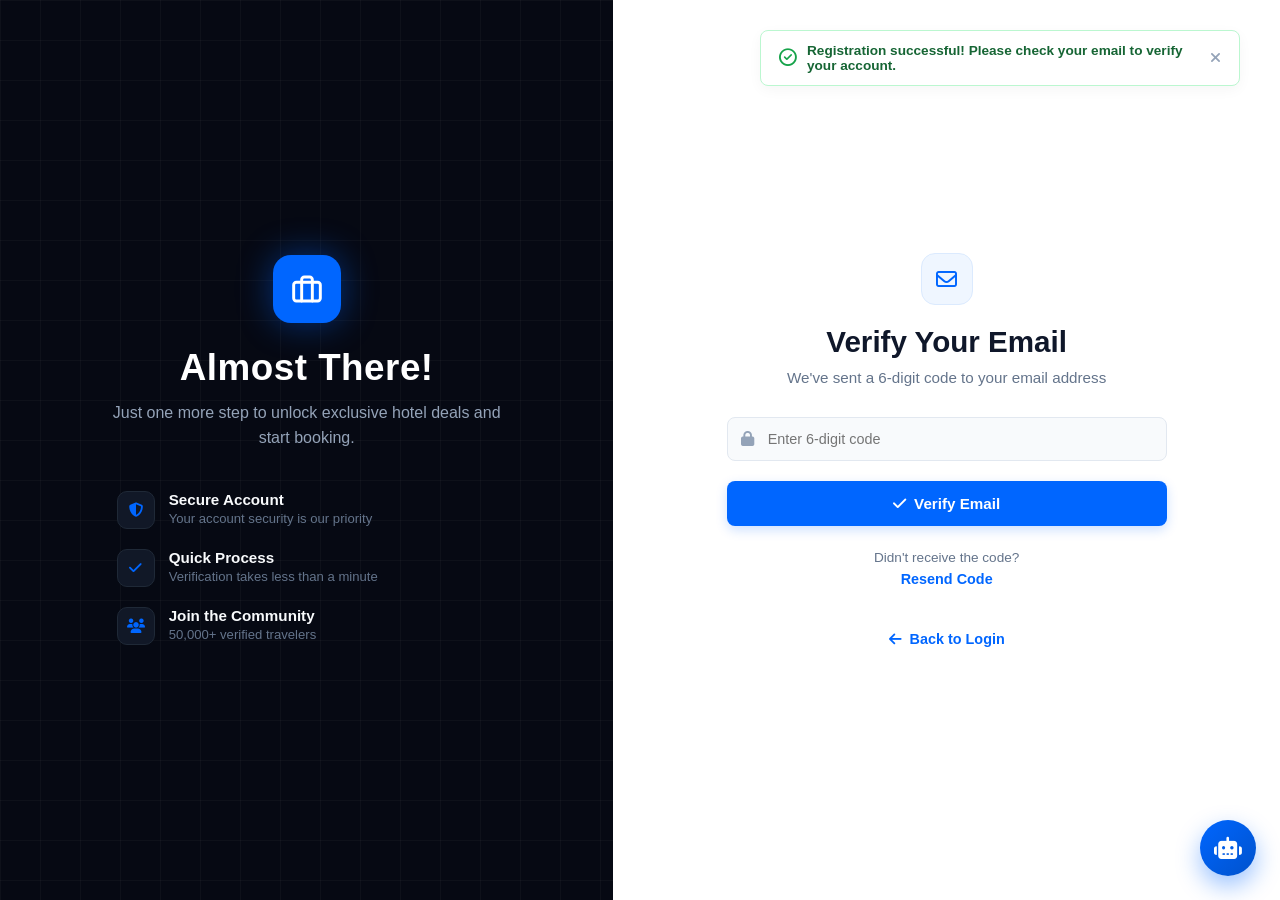
<file: test for project/verify-email.html>
<!DOCTYPE html>
<html lang="en">
<head>
  <meta charset="UTF-8">
  <meta name="viewport" content="width=device-width, initial-scale=1.0">
  <title>Verify Your Email - STEP BOOKING</title>
  <link rel="icon" type="image/jpeg" href="https://static.doit.gov.ge/img_20240627_155135_eec7d9.jpg">
  <link rel="stylesheet" href="style.css">
  <link rel="stylesheet" href="auth.css">
  <link rel="stylesheet" href="https://cdnjs.cloudflare.com/ajax/libs/font-awesome/6.4.0/css/all.min.css">
</head>
<body>

  <div class="auth-wrapper">
    <div class="auth-left">
      <div class="auth-brand-icon">
        <svg xmlns="http://www.w3.org/2000/svg" width="32" height="32" viewBox="0 0 24 24" fill="none" stroke="#ffffff" stroke-width="2.2" stroke-linecap="round" stroke-linejoin="round">
          <rect x="2" y="7" width="20" height="14" rx="2" ry="2"></rect>
          <path d="M16 21V5a2 2 0 0 0-2-2h-4a2 2 0 0 0-2 2v16"></path>
        </svg>
      </div>

      <h1 class="brand-title">Almost There!</h1>
      <p class="brand-subtitle">Just one more step to unlock exclusive hotel deals and start booking.</p>

      <div class="perks-list">
        <div class="perk-item">
          <div class="perk-icon"><i class="fa-solid fa-shield-halved"></i></div>
          <div class="perk-content">
            <h4>Secure Account</h4>
            <p>Your account security is our priority</p>
          </div>
        </div>
        <div class="perk-item">
          <div class="perk-icon"><i class="fa-solid fa-check"></i></div>
          <div class="perk-content">
            <h4>Quick Process</h4>
            <p>Verification takes less than a minute</p>
          </div>
        </div>
        <div class="perk-item">
          <div class="perk-icon"><i class="fa-solid fa-users"></i></div>
          <div class="perk-content">
            <h4>Join the Community</h4>
            <p>50,000+ verified travelers</p>
          </div>
        </div>
      </div>
    </div>

    <div class="auth-right">
      <div id="regSuccessToast" class="top-toast-alert">
        <div class="toast-content">
          <i class="fa-regular fa-circle-check toast-icon"></i>
          <span>Registration successful! Please check your email to verify your account.</span>
        </div>
        <button class="toast-close" onclick="this.parentElement.style.display='none'"><i class="fa-solid fa-xmark"></i></button>
      </div>

      <div class="auth-form-card">
        <div class="form-header-icon">
          <i class="fa-regular fa-envelope"></i>
        </div>

        <h2 class="form-title">Verify Your Email</h2>
        <p class="form-subtitle">We've sent a 6-digit code to your email address</p>

        <div id="verifyError" class="auth-alert error hidden"></div>
        <div id="verifySuccess" class="auth-alert success hidden"></div>

        <form id="verifyForm" class="auth-form">
          <div class="input-group">
            <i class="fa-solid fa-lock input-icon"></i>
            <input type="text" id="verifyCodeInput" placeholder="Enter 6-digit code" required>
          </div>

          <button type="submit" id="verifySubmitBtn" class="btn btn-auth-submit">
            <i class="fa-solid fa-check"></i> Verify Email
          </button>
        </form>

        <div class="resend-block">
          <p>Didn't receive the code?</p>
          <button id="resendCodeBtn" class="btn-resend-link">Resend Code</button>
        </div>

        <p class="form-bottom-link">
          <a href="login.html" class="back-link"><i class="fa-solid fa-arrow-left"></i> Back to Login</a>
        </p>
      </div>
    </div>
  </div>


    
  <div class="ai-chat-launcher" id="aiLauncher">
    <i class="fa-solid fa-robot"></i>
  </div>

  <div class="ai-chat-window hidden" id="aiChatWindow">
    <div class="ai-chat-header">
      <div class="ai-title">
        <i class="fa-solid fa-sparkles"></i>
        <span>Step Booking AI Assistant</span>
      </div>
      <button type="button" id="closeAiChat">&times;</button>
    </div>

    <div class="ai-chat-messages" id="aiChatMessages">
      <div class="ai-msg bot">
        გამარჯობა! რით შემიძლია დაგეხმაროთ სასტუმროს ან ოთახის შერჩევაში?
      </div>
    </div>

    <form class="ai-chat-input-row" id="aiChatForm">
      <input type="text" id="aiInputText" placeholder="იკითხეთ რამე სასტუმროებზე..." autocomplete="off">
      <button type="submit"><i class="fa-solid fa-paper-plane"></i></button>
    </form>
  </div>

  <script src="ai-assistant.js"></script>

  <script src="auth.js"></script>
</body>
</html>
</file>
<file: test for project/style.css>
* {
  margin: 0;
  padding: 0;
  box-sizing: border-box;
  font-family: -apple-system, BlinkMacSystemFont, "Segoe UI", Roboto, Helvetica, Arial, sans-serif;
}

body {
  background-color: #fcfcfc;
  color: #1a1a1a;
  display: flex;
  flex-direction: column;
  min-height: 100vh;
}

.navbar {
  position: sticky;
  top: 0;
  z-index: 1000;
  background: #ffffff;
  border-bottom: 1px solid #f0f0f0;
  padding: 18px 0;
}

.nav-container {
  max-width: 1200px;
  margin: 0 auto;
  padding: 0 24px;
  display: flex;
  justify-content: space-between;
  align-items: center;
}

.logo {
  display: flex;
  align-items: center;
  gap: 10px;
  text-decoration: none;
  font-weight: 800;
  font-size: 1.15rem;
  color: #1e293b;
  letter-spacing: 0.5px;
}

.btn {
  border: none;
  cursor: pointer;
  font-weight: 600;
  border-radius: 8px;
  transition: background 0.2s ease;
  text-decoration: none;
}

.btn-primary {
  background-color: #0066ff;
  color: #ffffff;
}

.btn-primary:hover {
  background-color: #0052cc;
}

.btn-sm {
  padding: 8px 20px;
  font-size: 0.9rem;
}

.user-avatar-btn {
  width: 38px;
  height: 38px;
  border-radius: 50%;
  background-color: #0066ff;
  color: #ffffff;
  text-decoration: none;
  font-weight: 700;
  font-size: 0.85rem;
  display: inline-flex;
  align-items: center;
  justify-content: center;
  cursor: pointer;
  letter-spacing: 0.5px;
  transition: transform 0.2s cubic-bezier(0.4, 0, 0.2, 1), box-shadow 0.2s ease;
  box-shadow: 0 2px 8px rgba(0, 102, 255, 0.25);
}

.user-avatar-btn:hover {
  transform: scale(1.08);
  box-shadow: 0 4px 14px rgba(0, 102, 255, 0.4);
}

.hero-section {
  text-align: center;
  padding: 50px 20px 40px;
}

.hero-title {
  font-size: 2.4rem;
  font-weight: 800;
  color: #111827;
  margin-bottom: 10px;
}

.hero-subtitle {
  color: #6b7280;
  font-size: 1.05rem;
  margin-bottom: 30px;
}

.search-box {
  max-width: 580px;
  margin: 0 auto;
  display: flex;
  background: #fff;
  border: 1px solid #e5e7eb;
  border-radius: 10px;
  padding: 5px;
  box-shadow: 0 4px 14px rgba(0, 0, 0, 0.04);
}

.search-box input {
  flex: 1;
  border: none;
  padding: 12px 18px;
  font-size: 0.95rem;
  outline: none;
}

.search-box .btn {
  padding: 10px 24px;
}

.main-content {
  max-width: 1200px;
  margin: 0 auto;
  padding: 20px 24px 60px;
  flex: 1;
  width: 100%;
}

.section-header {
  display: flex;
  justify-content: space-between;
  align-items: center;
  margin-bottom: 24px;
}

.section-title {
  font-size: 1.5rem;
  font-weight: 700;
  color: #111827;
}

.filter-toggle-btn {
  display: flex;
  align-items: center;
  gap: 8px;
  background: transparent;
  border: none;
  color: #6b7280;
  font-size: 0.95rem;
  cursor: pointer;
  font-weight: 500;
}

.filter-count {
  background: #0066ff;
  color: white;
  border-radius: 50%;
  padding: 2px 7px;
  font-size: 0.75rem;
  font-weight: bold;
}

.active-tags-row {
  display: flex;
  justify-content: space-between;
  align-items: center;
  margin-bottom: 20px;
}

.tags-list {
  display: flex;
  gap: 8px;
  flex-wrap: wrap;
}

.filter-tag {
  background: #eff6ff;
  color: #0066ff;
  border: 1px solid #bfdbfe;
  padding: 4px 10px;
  border-radius: 20px;
  font-size: 0.85rem;
  font-weight: 500;
  display: flex;
  align-items: center;
  gap: 6px;
  cursor: pointer;
}

.filter-tag:hover {
  background: #dbeafe;
}

.clear-all-btn {
  background: none;
  border: none;
  color: #94a3b8;
  font-size: 0.85rem;
  cursor: pointer;
}

.clear-all-btn:hover {
  color: #ef4444;
}

.filter-panel {
  background: #f8fafc;
  border: 1px solid #e2e8f0;
  border-radius: 10px;
  padding: 18px 24px;
  margin-bottom: 30px;
}

.filter-panel.hidden {
  display: none;
}

.filter-grid {
  display: flex;
  gap: 24px;
  flex-wrap: wrap;
}

.filter-group {
  display: flex;
  flex-direction: column;
  gap: 6px;
}

.filter-group label {
  font-size: 0.75rem;
  font-weight: 700;
  color: #64748b;
  letter-spacing: 0.5px;
}

.filter-group select {
  padding: 8px 12px;
  border: 1px solid #cbd5e1;
  border-radius: 6px;
  background: #fff;
  font-size: 0.9rem;
  outline: none;
}

.hotels-grid {
  display: grid;
  grid-template-columns: repeat(3, 1fr);
  gap: 28px;
}

@media (max-width: 950px) {
  .hotels-grid {
    grid-template-columns: repeat(2, 1fr);
  }
}

@media (max-width: 600px) {
  .hotels-grid {
    grid-template-columns: 1fr;
  }
}

.hotel-card {
  background: #ffffff;
  border: 1px solid #f1f5f9;
  border-radius: 16px;
  overflow: hidden;
  text-decoration: none;
  color: inherit;
  box-shadow: 0 4px 18px rgba(0, 0, 0, 0.05);
  transition: transform 0.2s ease, box-shadow 0.2s ease;
  display: flex;
  flex-direction: column;
}

.hotel-card:hover {
  transform: translateY(-4px);
  box-shadow: 0 10px 24px rgba(0, 0, 0, 0.08);
}

.card-img-wrapper {
  position: relative;
  width: 100%;
  height: 200px;
  overflow: hidden;
}

.card-img {
  width: 100%;
  height: 100%;
  object-fit: cover;
  transition: transform 0.4s cubic-bezier(0.4, 0, 0.2, 1), filter 0.4s ease;
}

.hotel-card:hover .card-img {
  transform: scale(1.06);
  filter: brightness(1.03);
}

.badge-stars {
  position: absolute;
  top: 12px;
  left: 12px;
  background: rgba(17, 24, 39, 0.75);
  color: #f59e0b;
  padding: 3px 8px;
  border-radius: 6px;
  font-size: 0.8rem;
  font-weight: 700;
}

.card-body {
  padding: 18px 20px;
  display: flex;
  flex-direction: column;
  gap: 12px;
}

.card-title {
  font-size: 1.1rem;
  font-weight: 700;
  color: #1e293b;
  white-space: nowrap;
  overflow: hidden;
  text-overflow: ellipsis;
}

.card-footer-info {
  display: flex;
  justify-content: space-between;
  align-items: center;
  font-size: 0.85rem;
}

.stars-rating {
  display: flex;
  align-items: center;
  gap: 3px;
  color: #f59e0b;
}

.review-count {
  color: #94a3b8;
  margin-left: 4px;
}

.rooms-count {
  color: #94a3b8;
}

.hotel-gallery-grid {
  display: grid;
  grid-template-columns: 3fr 1fr;
  gap: 16px;
  height: 480px;
  border-radius: 16px;
  overflow: hidden;
  margin-top: 24px;
}

.main-image-wrapper {
  width: 100%;
  height: 100%;
  overflow: hidden;
}

.main-hotel-img {
  width: 100%;
  height: 100%;
  object-fit: cover;
  border-radius: 16px;
  transition: transform 0.4s cubic-bezier(0.4, 0, 0.2, 1), filter 0.4s ease;
}

.main-image-wrapper:hover .main-hotel-img {
  transform: scale(1.04);
}

.side-images-wrapper {
  display: flex;
  flex-direction: column;
  gap: 16px;
  height: 100%;
  overflow: hidden;
}

.gallery-side-img {
  width: 100%;
  height: calc((100% - 32px) / 3);
  object-fit: cover;
  border-radius: 12px;
  transition: transform 0.4s cubic-bezier(0.4, 0, 0.2, 1), filter 0.4s ease;
}

.gallery-side-img:hover {
  transform: scale(1.05);
}

.hotel-info-section {
  display: flex;
  justify-content: space-between;
  gap: 40px;
  margin-top: 30px;
  align-items: flex-start;
}

.hotel-details-left {
  flex: 1;
}

.hotel-tag {
  background: #fef3c7;
  color: #b45309;
  font-size: 0.75rem;
  font-weight: 700;
  padding: 4px 8px;
  border-radius: 6px;
  display: inline-block;
  margin-bottom: 8px;
}

.hotel-page-title {
  font-size: 2rem;
  font-weight: 800;
  color: #111827;
  margin-bottom: 6px;
}

.hotel-location-text {
  color: #6b7280;
  font-size: 0.95rem;
  margin-bottom: 12px;
}

.hotel-rating-row {
  display: flex;
  align-items: center;
  gap: 12px;
  margin-bottom: 20px;
  font-size: 0.9rem;
}

.stars-gold {
  color: #f59e0b;
}

.rating-num {
  color: #6b7280;
}

.room-count-badge {
  color: #6b7280;
}

.hotel-description-text {
  color: #4b5563;
  line-height: 1.6;
  font-size: 1rem;
}

.hotel-contact-card {
  background: #ffffff;
  border: 1px solid #f1f5f9;
  border-radius: 12px;
  padding: 24px;
  min-width: 280px;
  box-shadow: 0 4px 14px rgba(0, 0, 0, 0.04);
}

.hotel-contact-card h3 {
  font-size: 1.1rem;
  margin-bottom: 14px;
  color: #111827;
}

.hotel-contact-card p {
  color: #6b7280;
  font-size: 0.9rem;
  margin-bottom: 10px;
  display: flex;
  align-items: center;
  gap: 10px;
}

.rooms-section {
  margin-top: 45px;
}

.rooms-tabs-header {
  display: flex;
  gap: 30px;
  border-bottom: 1px solid #e5e7eb;
  margin-bottom: 25px;
}

.rooms-tab-btn {
  background: none;
  border: none;
  padding: 10px 4px;
  font-size: 0.95rem;
  font-weight: 600;
  color: #6b7280;
  cursor: pointer;
  border-bottom: 2px solid transparent;
}

.rooms-tab-btn.active {
  color: #0066ff;
  border-bottom: 2px solid #0066ff;
}

.rooms-controls-bar {
  display: flex;
  margin-bottom: 15px;
}

.room-filter-toggle {
  display: inline-flex;
  align-items: center;
  gap: 8px;
  background: #ffffff;
  border: 1px solid #e2e8f0;
  padding: 8px 14px;
  border-radius: 8px;
  font-size: 0.9rem;
  font-weight: 600;
  color: #475569;
  cursor: pointer;
}

.room-filter-toggle:hover {
  background: #f8fafc;
}

.room-filter-panel {
  background: #f8fafc;
  border: 1px solid #e2e8f0;
  border-radius: 10px;
  padding: 16px 20px;
  margin-bottom: 25px;
}

.room-filter-panel.hidden {
  display: none;
}

.room-filter-grid {
  display: flex;
  flex-wrap: wrap;
  gap: 16px;
  align-items: flex-end;
}

.filter-field {
  display: flex;
  flex-direction: column;
  gap: 6px;
}

.filter-field label {
  font-size: 0.75rem;
  font-weight: 700;
  color: #64748b;
  text-transform: uppercase;
}

.filter-field select,
.filter-field input {
  padding: 8px 12px;
  border: 1px solid #cbd5e1;
  border-radius: 6px;
  background: #ffffff;
  font-size: 0.85rem;
  outline: none;
  min-width: 140px;
}

.btn-clear-rooms {
  background: none;
  border: 1px solid #cbd5e1;
  padding: 8px 14px;
  border-radius: 6px;
  color: #64748b;
  font-size: 0.85rem;
  font-weight: 600;
  cursor: pointer;
}

.btn-clear-rooms:hover {
  border-color: #ef4444;
  color: #ef4444;
}

.rooms-grid {
  display: grid;
  grid-template-columns: repeat(4, 1fr);
  gap: 20px;
}

@media (max-width: 1050px) {
  .rooms-grid {
    grid-template-columns: repeat(2, 1fr);
  }
}

@media (max-width: 600px) {
  .rooms-grid {
    grid-template-columns: 1fr;
  }
}

.room-card {
  background: #ffffff;
  border: 1px solid #f1f5f9;
  border-radius: 12px;
  overflow: hidden;
  box-shadow: 0 4px 14px rgba(0, 0, 0, 0.04);
  display: flex;
  flex-direction: column;
}

.room-img-wrapper {
  position: relative;
  width: 100%;
  height: 160px;
  overflow: hidden;
}

.room-img {
  width: 100%;
  height: 100%;
  object-fit: cover;
  transition: transform 0.4s cubic-bezier(0.4, 0, 0.2, 1), filter 0.4s ease;
}

.room-card:hover .room-img {
  transform: scale(1.06);
  filter: brightness(1.03);
}

.badge-available {
  position: absolute;
  top: 10px;
  right: 10px;
  background-color: #10b981;
  color: #ffffff;
  padding: 3px 8px;
  border-radius: 6px;
  font-size: 0.75rem;
  font-weight: 600;
}

.room-body {
  padding: 16px;
  display: flex;
  flex-direction: column;
  flex: 1;
}

.room-header-row {
  display: flex;
  justify-content: space-between;
  align-items: center;
  margin-bottom: 8px;
}

.room-type {
  font-size: 1rem;
  font-weight: 700;
  color: #111827;
}

.room-num {
  font-size: 0.8rem;
  color: #94a3b8;
}

.room-specs {
  display: flex;
  align-items: center;
  gap: 12px;
  color: #64748b;
  font-size: 0.8rem;
  margin-bottom: 14px;
}

.room-stars {
  color: #f59e0b;
  font-size: 0.75rem;
  margin-left: auto;
}

.room-price-row {
  margin-top: auto;
  margin-bottom: 12px;
  display: flex;
  align-items: baseline;
  gap: 4px;
}

.price-val {
  font-size: 1.25rem;
  font-weight: 800;
  color: #111827;
}

.price-period {
  font-size: 0.8rem;
  color: #94a3b8;
}

.btn-book {
  width: 100%;
  padding: 10px 0;
  font-size: 0.9rem;
  border-radius: 8px;
}

.room-details-layout {
  display: flex;
  gap: 40px;
  margin-top: 30px;
  align-items: flex-start;
}

.room-main-info {
  flex: 1;
}

.room-back-link a {
  color: #64748b;
  text-decoration: none;
  font-size: 0.85rem;
  font-weight: 500;
}

.room-back-link a:hover {
  color: #0066ff;
}

.room-title-row {
  display: flex;
  align-items: center;
  gap: 14px;
  margin-top: 12px;
}

.room-heading {
  font-size: 2.2rem;
  font-weight: 800;
  color: #111827;
}

.badge-available-pill {
  background-color: #ecfdf5;
  color: #10b981;
  border: 1px solid #d1fae5;
  padding: 4px 12px;
  border-radius: 20px;
  font-size: 0.8rem;
  font-weight: 600;
}

.room-sub-id {
  color: #94a3b8;
  font-size: 0.9rem;
  margin-top: 4px;
  margin-bottom: 24px;
}

.room-metrics-bar {
  display: flex;
  background: #f8fafc;
  border: 1px solid #f1f5f9;
  border-radius: 10px;
  padding: 16px 28px;
  gap: 50px;
  margin-bottom: 36px;
}

.metric-item {
  display: flex;
  flex-direction: column;
  gap: 6px;
}

.metric-label {
  font-size: 0.7rem;
  font-weight: 700;
  color: #94a3b8;
  letter-spacing: 0.5px;
}

.metric-value {
  font-size: 0.95rem;
  font-weight: 700;
  color: #1e293b;
  display: flex;
  align-items: center;
  gap: 6px;
}

.metric-num {
  font-size: 0.85rem;
  color: #64748b;
  font-weight: 500;
}

.specs-section {
  margin-bottom: 40px;
}

.specs-heading {
  font-size: 1.3rem;
  font-weight: 700;
  color: #111827;
  margin-bottom: 16px;
}

.specs-table {
  display: flex;
  flex-direction: column;
  gap: 8px;
}

.spec-row {
  display: flex;
  justify-content: space-between;
  background: #f8fafc;
  padding: 14px 20px;
  border-radius: 6px;
  font-size: 0.9rem;
}

.spec-key {
  color: #64748b;
}

.spec-val {
  color: #1e293b;
  font-weight: 500;
}

.reviews-section {
  margin-top: 40px;
}

.reviews-header {
  display: flex;
  justify-content: space-between;
  align-items: center;
  margin-bottom: 24px;
}

.no-reviews-text {
  text-align: center;
  color: #94a3b8;
  padding: 40px 0;
  font-size: 0.95rem;
}

.room-sidebar {
  width: 340px;
  position: sticky;
  top: 90px;
}

.booking-card {
  background: #ffffff;
  border: 1px solid #e2e8f0;
  border-radius: 12px;
  padding: 24px;
  box-shadow: 0 4px 14px rgba(0, 0, 0, 0.03);
}

.price-header {
  display: flex;
  align-items: baseline;
  gap: 6px;
  margin-bottom: 20px;
}

.price-amount {
  font-size: 1.8rem;
  font-weight: 800;
  color: #111827;
}

.price-sub {
  color: #94a3b8;
  font-size: 0.85rem;
}

.reserved-dates-box {
  background: #f8fafc;
  padding: 12px;
  border-radius: 8px;
  border: 1px solid #e2e8f0;
}

.reserved-dates-box label {
  font-size: 0.75rem;
  font-weight: 700;
  color: #64748b;
  display: block;
  margin-bottom: 8px;
  text-transform: uppercase;
}

.reserved-list {
  display: flex;
  flex-direction: column;
  gap: 6px;
}

.reserved-pill {
  font-size: 0.8rem;
  color: #ef4444;
  background: #fef2f2;
  border: 1px solid #fee2e2;
  padding: 5px 8px;
  border-radius: 4px;
  display: inline-flex;
  align-items: center;
  gap: 6px;
}

.date-input {
  width: 100%;
  padding: 8px 10px;
  border: 1px solid #cbd5e1;
  border-radius: 6px;
  font-size: 0.9rem;
  outline: none;
}

.btn-book-action {
  display: block;
  width: 100%;
  text-align: center;
  padding: 12px 0;
  font-size: 0.95rem;
  border-radius: 8px;
}

.footer {
  background: #0b0f19;
  padding: 22px 0;
  text-align: center;
  margin-top: auto;
}

.footer-link {
  color: #cbd5e1;
  text-decoration: none;
  font-size: 0.85rem;
}


.btn-wishlist {
  position: absolute;
  top: 14px;
  right: 14px;
  width: 38px;
  height: 38px;
  background: rgba(255, 255, 255, 0.9);
  backdrop-filter: blur(4px);
  border: none;
  border-radius: 50%;
  display: flex;
  align-items: center;
  justify-content: center;
  cursor: pointer;
  z-index: 5;
  box-shadow: 0 4px 10px rgba(0, 0, 0, 0.12);
  transition: transform 0.2s ease, background-color 0.2s ease;
}

.btn-wishlist:hover {
  transform: scale(1.1);
  background: #ffffff;
}

.btn-wishlist i {
  color: #64748b;
  font-size: 1.15rem;
  transition: color 0.2s ease;
}

.btn-wishlist.active i {
  color: #ef4444;
}



.review-card {
  transition: transform 0.25s ease, box-shadow 0.25s ease, border-color 0.25s ease;
  cursor: pointer;
}

.review-card:hover {
  transform: translateY(-6px);
  box-shadow: 0 12px 24px rgba(0, 0, 0, 0.08);
  border-color: #cbd5e1;
}










.modal-overlay {
  position: fixed;
  inset: 0;
  background: rgba(0, 0, 0, 0.5);
  display: flex;
  align-items: center;
  justify-content: center;
  z-index: 1000;
  backdrop-filter: blur(2px);
}

.modal-overlay.hidden {
  display: none !important;
}

.modal-card {
  background: #ffffff;
  border-radius: 16px;
  width: 100%;
  max-width: 440px;
  padding: 24px 28px;
  box-shadow: 0 20px 40px rgba(0, 0, 0, 0.15);
  animation: modalPop 0.2s ease-out;
}

@keyframes modalPop {
  from { transform: scale(0.95); opacity: 0; }
  to { transform: scale(1); opacity: 1; }
}

.modal-header {
  display: flex;
  justify-content: space-between;
  align-items: center;
  margin-bottom: 8px;
}

.modal-header h3 {
  font-size: 19px;
  font-weight: 700;
  color: #0f172a;
  margin: 0;
}

.modal-close-btn {
  background: none;
  border: none;
  font-size: 24px;
  color: #64748b;
  cursor: pointer;
  line-height: 1;
}

.modal-subtitle {
  text-align: center;
  color: #475569;
  font-size: 15px;
  margin: 20px 0 16px 0;
}

.star-rating-box {
  display: flex;
  justify-content: center;
  gap: 12px;
  margin-bottom: 28px;
}

.star-btn {
  font-size: 32px;
  color: #e2e8f0;
  cursor: pointer;
  transition: transform 0.15s ease, color 0.15s ease;
}

.star-btn:hover {
  transform: scale(1.15);
}

.star-btn.active,
.star-btn.hovered {
  color: #fbbf24;
}

.modal-actions {
  display: flex;
  justify-content: flex-end;
  gap: 12px;
}

.btn-cancel {
  padding: 10px 18px;
  background: #f1f5f9;
  color: #334155;
  border: none;
  border-radius: 8px;
  font-weight: 600;
  cursor: pointer;
}

.btn-submit-review {
  padding: 10px 20px;
  background: #2563eb;
  color: #ffffff;
  border: none;
  border-radius: 8px;
  font-weight: 600;
  cursor: pointer;
  transition: opacity 0.2s ease;
}

.btn-submit-review:disabled {
  opacity: 0.5;
  cursor: not-allowed;
}


.toast-notification {
  position: fixed;
  top: 24px;
  right: 24px;
  background: #10b981;
  color: #ffffff;
  padding: 14px 20px;
  border-radius: 10px;
  box-shadow: 0 10px 25px rgba(16, 185, 129, 0.3);
  display: flex;
  align-items: center;
  gap: 10px;
  font-size: 15px;
  font-weight: 500;
  z-index: 9999;
  transform: translateX(120%);
  transition: transform 0.3s cubic-bezier(0.16, 1, 0.3, 1), opacity 0.3s ease;
  opacity: 0;
}

.toast-notification.show {
  transform: translateX(0);
  opacity: 1;
}

.toast-notification i {
  font-size: 18px;
}



.btn-favorite,
.favorite-btn,
.heart-btn,
.hotel-card-favorite,
.hotel-card .fa-heart,
button:has(.fa-heart) {
  display: none !important;
}

/* --- AI LAUNCHER BUTTON --- */
.ai-chat-launcher {
  position: fixed;
  bottom: 24px;
  right: 24px;
  width: 56px;
  height: 56px;
  border-radius: 50%;
  background: linear-gradient(135deg, #0066ff, #0052cc);
  color: #fff;
  display: flex;
  align-items: center;
  justify-content: center;
  font-size: 22px;
  cursor: pointer;
  box-shadow: 0 10px 25px rgba(0, 102, 255, 0.4);
  z-index: 99998;
  transition: all 0.25s ease;
}

.ai-chat-launcher:hover {
  transform: scale(1.08) translateY(-2px);
  box-shadow: 0 14px 28px rgba(0, 102, 255, 0.5);
}

/* --- AI CHAT WINDOW --- */
.ai-chat-window {
  position: fixed;
  bottom: 92px;
  right: 24px;
  width: 380px;
  max-width: calc(100vw - 32px);
  height: 520px;
  max-height: 80vh;
  background: #ffffff;
  border-radius: 20px;
  box-shadow: 0 16px 40px rgba(15, 23, 42, 0.15);
  display: flex;
  flex-direction: column;
  overflow: hidden;
  z-index: 99999;
  border: 1px solid rgba(226, 232, 240, 0.8);
}

/* როცა hidden კლასი აქვს, აუცილებლად დაიმალოს */
.ai-chat-window.hidden {
  display: none !important;
}

/* --- CHAT HEADER --- */
.ai-chat-header {
  background: linear-gradient(135deg, #0066ff, #2563eb);
  color: #fff;
  padding: 16px 18px;
  display: flex;
  justify-content: space-between;
  align-items: center;
}

.ai-title {
  display: flex;
  align-items: center;
  gap: 10px;
  font-weight: 700;
  font-size: 0.95rem;
  letter-spacing: 0.2px;
}

.ai-chat-header button {
  background: rgba(255, 255, 255, 0.15);
  border: none;
  color: #fff;
  width: 28px;
  height: 28px;
  border-radius: 50%;
  display: flex;
  align-items: center;
  justify-content: center;
  font-size: 16px;
  cursor: pointer;
  transition: background 0.2s;
}

.ai-chat-header button:hover {
  background: rgba(255, 255, 255, 0.3);
}

/* --- CHAT MESSAGES AREA --- */
.ai-chat-messages {
  flex: 1;
  padding: 16px;
  overflow-y: auto;
  display: flex;
  flex-direction: column;
  gap: 12px;
  background: #f8fafc;
  box-sizing: border-box;
}

.ai-msg {
  max-width: 88%;
  font-size: 0.88rem;
  line-height: 1.45;
  box-sizing: border-box;
  word-break: break-word;
}

.ai-msg.user {
  align-self: flex-end;
  background-color: #0066ff;
  color: #ffffff;
  border-radius: 14px 14px 2px 14px;
  padding: 10px 14px;
}

.ai-msg.bot {
  align-self: flex-start;
  background-color: #ffffff;
  color: #1e293b;
  border: 1px solid #e2e8f0;
  border-radius: 14px 14px 14px 2px;
  padding: 12px;
  box-shadow: 0 2px 8px rgba(0, 0, 0, 0.03);
}

/* --- ROOM & HOTEL CARDS IN CHAT --- */
.ai-cards-wrap {
  display: flex;
  flex-direction: column;
  gap: 12px;
  margin-top: 10px;
  width: 100%;
}

.ai-room-card {
  background: #ffffff;
  border: 1px solid #e2e8f0;
  border-radius: 12px;
  overflow: hidden;
  box-shadow: 0 4px 10px rgba(0, 0, 0, 0.05);
  display: flex;
  flex-direction: column;
  width: 100%;
  box-sizing: border-box;
}

.ai-room-img {
  width: 100%;
  height: 130px;
  object-fit: cover;
  display: block;
}

.ai-room-body {
  padding: 10px 12px;
  display: flex;
  flex-direction: column;
  gap: 6px;
}

.ai-room-title {
  margin: 0;
  font-size: 0.92rem;
  font-weight: 700;
  color: #0f172a;
}

.ai-room-hotel {
  font-size: 0.78rem;
  color: #64748b;
  margin: 0;
}

.ai-room-meta {
  display: flex;
  align-items: center;
  justify-content: space-between;
  margin-top: 4px;
}

.ai-room-specs {
  font-size: 0.76rem;
  color: #475569;
  display: flex;
  gap: 8px;
}

.ai-room-price {
  font-size: 1rem;
  font-weight: 800;
  color: #0066ff;
}

.ai-room-price span {
  font-size: 0.75rem;
  font-weight: 500;
  color: #64748b;
}

.ai-room-btn {
  display: block;
  text-align: center;
  background-color: #0066ff;
  color: #ffffff !important;
  text-decoration: none;
  font-size: 0.8rem;
  font-weight: 600;
  padding: 8px 0;
  border-radius: 8px;
  margin-top: 6px;
  transition: background 0.2s;
}

.ai-room-btn:hover {
  background-color: #0052cc;
}

/* --- CHAT INPUT ROW --- */
.ai-chat-input-row {
  display: flex;
  padding: 12px;
  background: #fff;
  border-top: 1px solid #e2e8f0;
  gap: 8px;
}

.ai-chat-input-row input {
  flex: 1;
  padding: 10px 14px;
  border: 1px solid #cbd5e1;
  border-radius: 10px;
  outline: none;
  font-size: 13.5px;
  transition: border-color 0.2s;
}

.ai-chat-input-row input:focus {
  border-color: #0066ff;
}

.ai-chat-input-row button {
  background: #0066ff;
  color: #fff;
  border: none;
  width: 42px;
  height: 40px;
  border-radius: 10px;
  cursor: pointer;
  display: flex;
  align-items: center;
  justify-content: center;
  transition: background 0.2s;
}

.ai-chat-input-row button:hover {
  background: #0052cc;
}









.custom-modal-overlay {
  position: fixed;
  inset: 0;
  background: rgba(15, 23, 42, 0.45);
  backdrop-filter: blur(4px);
  display: flex;
  align-items: center;
  justify-content: center;
  z-index: 99999;
}

.custom-modal-overlay.hidden {
  display: none !important;
}

.custom-modal-box {
  background: #ffffff;
  width: 440px;
  max-width: 90vw;
  border-radius: 14px;
  padding: 24px;
  position: relative;
  box-shadow: 0 20px 40px rgba(0, 0, 0, 0.15);
  border: 1px solid #e2e8f0;
}

.modal-close-btn {
  position: absolute;
  top: 16px;
  right: 18px;
  background: none;
  border: none;
  font-size: 20px;
  color: #64748b;
  cursor: pointer;
}

.modal-header-row {
  display: flex;
  align-items: center;
  gap: 12px;
  margin-bottom: 14px;
}

.modal-icon-circle {
  color: #f59e0b;
  font-size: 24px;
}

.modal-title {
  margin: 0;
  font-size: 1.15rem;
  font-weight: 700;
  color: #0f172a;
}

.modal-body {
  font-size: 0.88rem;
  color: #334155;
  line-height: 1.5;
}

.modal-warning-highlight {
  font-weight: 600;
  color: #0f172a;
  margin: 0 0 6px 0;
}

.modal-desc {
  margin: 0 0 6px 0;
}

.modal-list {
  margin: 0 0 12px 18px;
  padding: 0;
  color: #475569;
}

.modal-question {
  margin: 0 0 20px 0;
  font-weight: 500;
}

.modal-actions {
  display: flex;
  justify-content: flex-end;
  gap: 10px;
}

.btn-modal-cancel {
  background: #f1f5f9;
  color: #334155;
  border: 1px solid #cbd5e1;
  padding: 9px 18px;
  border-radius: 8px;
  font-size: 0.88rem;
  font-weight: 600;
  cursor: pointer;
  transition: background 0.2s;
}

.btn-modal-cancel:hover {
  background: #e2e8f0;
}

.btn-modal-confirm {
  background: #ef4444;
  color: #ffffff;
  border: none;
  padding: 9px 18px;
  border-radius: 8px;
  font-size: 0.88rem;
  font-weight: 600;
  cursor: pointer;
  transition: background 0.2s;
}

.btn-modal-confirm:hover {
  background: #dc2626;
}





.toast-success-box {
  position: fixed;
  top: 24px;
  right: 24px;
  background: #ffffff;
  border: 1px solid #bbf7d0;
  border-left: 4px solid #16a34a;
  border-radius: 8px;
  padding: 12px 18px;
  display: flex;
  align-items: center;
  gap: 12px;
  box-shadow: 0 10px 25px rgba(0, 0, 0, 0.08);
  z-index: 999999;
  transform: translateY(-20px);
  opacity: 0;
  transition: all 0.3s cubic-bezier(0.16, 1, 0.3, 1);
}

.toast-success-box.show {
  transform: translateY(0);
  opacity: 1;
}

.toast-success-box .toast-icon {
  color: #16a34a;
  font-size: 1.15rem;
}

.toast-success-box .toast-text {
  color: #15803d;
  font-weight: 700;
  font-size: 0.9rem;
}

.toast-success-box .toast-close {
  background: none;
  border: none;
  color: #94a3b8;
  font-size: 1.2rem;
  cursor: pointer;
  margin-left: 8px;
  line-height: 1;
}

.toast-success-box .toast-close:hover {
  color: #64748b;
}



.toast-success-box {
  position: fixed;
  top: 24px;
  right: 24px;
  background: #ffffff;
  border: 1px solid #bbf7d0;
  border-left: 4px solid #16a34a;
  border-radius: 8px;
  padding: 12px 18px;
  display: flex;
  align-items: center;
  gap: 12px;
  box-shadow: 0 10px 25px rgba(0, 0, 0, 0.08);
  z-index: 999999;
  transform: translateY(-20px);
  opacity: 0;
  pointer-events: none;
  transition: all 0.3s cubic-bezier(0.16, 1, 0.3, 1);
}

.toast-success-box.show {
  transform: translateY(0);
  opacity: 1;
  pointer-events: auto;
}

.toast-success-box .toast-icon {
  color: #16a34a;
  font-size: 1.15rem;
}

.toast-success-box .toast-text {
  color: #15803d;
  font-weight: 700;
  font-size: 0.9rem;
}

.toast-success-box .toast-close {
  background: none;
  border: none;
  color: #94a3b8;
  font-size: 1.2rem;
  cursor: pointer;
  margin-left: 8px;
  line-height: 1;
}

.toast-success-box .toast-close:hover {
  color: #64748b;
}

.review-item-card {
  transition: transform 0.2s ease, box-shadow 0.2s ease;
}

.review-item-card:hover {
  box-shadow: 0 4px 12px rgba(0, 0, 0, 0.05);
}

.review-item-card button:hover {
  opacity: 0.75;
}






/* --- Modern Reservations Cards & Details --- */
.res-card-modern {
  background: #ffffff;
  border: 1px solid #e2e8f0;
  border-radius: 16px;
  padding: 24px;
  margin-bottom: 20px;
  box-shadow: 0 4px 14px rgba(0, 0, 0, 0.03);
}

.res-card-top {
  display: flex;
  justify-content: space-between;
  align-items: flex-start;
  margin-bottom: 18px;
}

.res-hotel-title {
  margin: 0 0 4px 0;
  font-size: 1.15rem;
  font-weight: 700;
  color: #0f172a;
}

.res-room-sub {
  margin: 0;
  font-size: 0.88rem;
  color: #64748b;
}

.res-status-badge {
  padding: 4px 12px;
  border-radius: 20px;
  font-size: 0.72rem;
  font-weight: 800;
  letter-spacing: 0.5px;
  text-transform: uppercase;
}

.res-status-badge.pending {
  background: #fef3c7;
  color: #d97706;
}

.res-status-badge.confirmed {
  background: #dcfce7;
  color: #16a34a;
}

.res-dates-strip {
  display: flex;
  align-items: center;
  gap: 20px;
  background: #f8fafc;
  border: 1px solid #f1f5f9;
  border-radius: 12px;
  padding: 14px 20px;
  margin-bottom: 16px;
}

.res-date-box {
  display: flex;
  align-items: center;
  gap: 12px;
}

.res-date-icon {
  color: #64748b;
  font-size: 1.1rem;
}

.res-date-lbl {
  font-size: 0.7rem;
  font-weight: 700;
  color: #94a3b8;
  letter-spacing: 0.5px;
  margin-bottom: 2px;
}

.res-date-val {
  font-size: 0.95rem;
  font-weight: 700;
  color: #0f172a;
}

.res-meta-line {
  display: flex;
  gap: 20px;
  font-size: 0.88rem;
  color: #64748b;
  margin-bottom: 20px;
}

.res-card-footer {
  display: flex;
  justify-content: space-between;
  align-items: center;
  border-top: 1px solid #f1f5f9;
  padding-top: 18px;
}

.res-total-val {
  font-size: 1.25rem;
  font-weight: 800;
  color: #0066ff;
  margin-left: 6px;
}

.res-btn-details {
  background: #ffffff;
  border: 1px solid #cbd5e1;
  color: #334155;
  padding: 9px 18px;
  border-radius: 8px;
  font-weight: 600;
  font-size: 0.88rem;
  cursor: pointer;
  display: inline-flex;
  align-items: center;
  gap: 8px;
  transition: all 0.2s;
}

.res-btn-details:hover {
  background: #f8fafc;
  border-color: #94a3b8;
}

.res-btn-cancel {
  background: #ffffff;
  border: 1px solid #fca5a5;
  color: #ef4444;
  padding: 9px 18px;
  border-radius: 8px;
  font-weight: 600;
  font-size: 0.88rem;
  cursor: pointer;
  display: inline-flex;
  align-items: center;
  gap: 8px;
  transition: all 0.2s;
}

.res-btn-cancel:hover {
  background: #fef2f2;
}

/* Detail View Section Cards */
.res-detail-header-row {
  display: flex;
  align-items: center;
  gap: 12px;
  margin: 16px 0 24px 0;
}

.res-detail-grid-stats {
  display: grid;
  grid-template-columns: repeat(auto-fit, minmax(200px, 1fr));
  gap: 16px;
  margin-bottom: 24px;
}

.res-stat-card {
  background: #f8fafc;
  border: 1px solid #f1f5f9;
  border-radius: 12px;
  padding: 16px;
  display: flex;
  align-items: center;
  gap: 14px;
}

.res-stat-icon-wrap {
  width: 44px;
  height: 44px;
  border-radius: 10px;
  background: #eff6ff;
  color: #0066ff;
  display: flex;
  align-items: center;
  justify-content: center;
  font-size: 1.1rem;
}

.res-table-card {
  background: #ffffff;
  border: 1px solid #e2e8f0;
  border-radius: 16px;
  padding: 24px;
  margin-bottom: 24px;
}

.res-table-card h3 {
  margin: 0 0 16px 0;
  font-size: 1.05rem;
  font-weight: 700;
  color: #0f172a;
  display: flex;
  align-items: center;
  gap: 10px;
}

.res-info-row {
  display: flex;
  justify-content: space-between;
  padding: 12px 0;
  border-bottom: 1px solid #f1f5f9;
  font-size: 0.9rem;
}

.res-info-row:last-child {
  border-bottom: none;
}

.res-info-key {
  color: #64748b;
}

.res-info-val {
  font-weight: 700;
  color: #0f172a;
}



.res-edit-card {
  background: #ffffff;
  border: 1px solid #e2e8f0;
  border-radius: 16px;
  padding: 28px;
  margin-bottom: 24px;
}

.res-edit-card h3 {
  margin: 0 0 24px 0;
  font-size: 1.15rem;
  font-weight: 700;
  color: #0f172a;
  display: flex;
  align-items: center;
  gap: 10px;
}

.res-edit-grid {
  display: grid;
  grid-template-columns: 1fr 1fr;
  gap: 20px;
  margin-bottom: 20px;
}

.res-edit-field label {
  display: block;
  font-size: 0.82rem;
  font-weight: 600;
  color: #475569;
  margin-bottom: 8px;
}

.res-edit-field input,
.res-edit-field textarea {
  width: 100%;
  padding: 12px 16px;
  background: #f8fafc;
  border: 1px solid #e2e8f0;
  border-radius: 10px;
  font-size: 0.95rem;
  color: #0f172a;
  outline: none;
  transition: border-color 0.2s;
  box-sizing: border-box;
}

.res-edit-field input:focus,
.res-edit-field textarea:focus {
  border-color: #0066ff;
  background: #ffffff;
}

.res-edit-actions {
  display: flex;
  justify-content: flex-end;
  gap: 12px;
  margin-top: 24px;
}

.res-btn-discard {
  background: #ffffff;
  border: 1px solid #cbd5e1;
  color: #334155;
  padding: 10px 22px;
  border-radius: 8px;
  font-weight: 600;
  font-size: 0.9rem;
  cursor: pointer;
  display: inline-flex;
  align-items: center;
  gap: 8px;
  transition: all 0.2s;
}

.res-btn-discard:hover {
  background: #f8fafc;
}

.res-btn-save {
  background: #f1f5f9;
  border: 1px solid #e2e8f0;
  color: #94a3b8;
  padding: 10px 24px;
  border-radius: 8px;
  font-weight: 600;
  font-size: 0.9rem;
  cursor: pointer;
  display: inline-flex;
  align-items: center;
  gap: 8px;
  transition: all 0.2s;
}

.res-btn-save.active {
  background: #0066ff;
  border-color: #0066ff;
  color: #ffffff;
}

.res-btn-save.active:hover {
  background: #0052cc;
}



html { -webkit-text-size-adjust: 100%; }
img, svg { max-width: 100%; }
body { overflow-x: hidden; }
.hidden { display: none !important; }


.booking-main { max-width: 1100px; margin: 30px auto; padding: 0 20px; width: 100%; flex: 1; }
.booking-layout { display: grid; grid-template-columns: 1fr 360px; gap: 32px; align-items: start; }
.booking-col { display: flex; flex-direction: column; gap: 24px; min-width: 0; }
.booking-dates-grid { display: grid; grid-template-columns: 1fr 1fr; gap: 16px; }
.booking-summary { position: sticky; top: 90px; }


.nav-container { position: relative; gap: 16px; }
.nav-links { display: none; }
.burger-btn {
  display: none; width: 42px; height: 42px; border: none; background: transparent;
  border-radius: 10px; color: #0f172a; font-size: 1.35rem; cursor: pointer;
  align-items: center; justify-content: center; flex-shrink: 0;
}
.burger-btn:hover { background: #f1f5f9; }
.burger-btn:focus-visible, .nav-links a:focus-visible { outline: 2px solid #0066ff; outline-offset: 2px; }


@media (max-width: 1100px) {
  .hotel-info-section { gap: 24px; }
  .room-details-layout { gap: 24px; }
  .room-sidebar { width: 300px; }
}


@media (max-width: 900px) {
  .hero-title { font-size: 2rem; }


  .hotel-gallery-grid { height: 380px; }
  .hotel-info-section { flex-direction: column; }
  .hotel-details-left { width: 100%; }
  .hotel-contact-card { width: 100%; min-width: 0; }


  .room-details-layout { flex-direction: column; }
  .room-main-info { width: 100%; min-width: 0; }
  .room-heading { font-size: 1.8rem; }
  .room-metrics-bar { gap: 28px; flex-wrap: wrap; }

  .room-sidebar { position: fixed; left: 0; right: 0; bottom: 0; top: auto; width: 100%; z-index: 900; }
  .room-sidebar .booking-card {
    display: flex !important; align-items: center; justify-content: space-between; gap: 16px;
    border-radius: 16px 16px 0 0 !important; border-width: 1px 0 0 0 !important;
    padding: 12px 16px calc(12px + env(safe-area-inset-bottom, 0px)) !important;
    box-shadow: 0 -8px 24px rgba(15, 23, 42, 0.10);
  }
  .room-sidebar .price-header { margin-bottom: 0 !important; }
  .room-sidebar .price-amount { font-size: 1.4rem !important; }
  .room-sidebar .btn-book-action { width: auto !important; flex-shrink: 0; white-space: nowrap; padding: 12px 22px !important; }
  body:has(.room-sidebar) .footer { padding-bottom: 96px; }
  body:has(.room-sidebar) .ai-chat-launcher { bottom: 96px; }
  body:has(.room-sidebar) .ai-chat-window { bottom: 160px; }

  /* booking page */
  .booking-layout { grid-template-columns: 1fr; }
  .booking-summary { position: static; order: -1; }
}


@media (max-width: 768px) {
  input:not([type="checkbox"]):not([type="radio"]), select, textarea { font-size: 16px !important; }

 
  .navbar { padding: 10px 0; }
  .nav-container { padding: 0 16px; }
  .logo { font-size: 1rem; }
  .burger-btn { display: inline-flex; }
  #navAuth { margin-left: auto; }
  #navAuth .btn { display: none; }            

  .nav-links {
    display: flex; flex-direction: column;
    position: fixed; top: var(--nav-h, 64px); left: 0; right: 0; bottom: 0;
    background: #ffffff; padding: 8px 24px 32px; overflow-y: auto; z-index: 999;
    opacity: 0; visibility: hidden; transform: translateY(-8px);
    transition: opacity .2s ease, transform .2s ease, visibility 0s .2s;
    border-top: 1px solid #f1f5f9;
  }
  .nav-links.open {
    opacity: 1; visibility: visible; transform: none;
    transition: opacity .2s ease, transform .2s ease;
  }
  .nav-links .nav-item {
    display: block; width: 100%; text-align: left; padding: 20px 4px;
    font-size: 1.15rem; font-weight: 500; color: #0f172a; text-decoration: none;
    background: none; border: none; cursor: pointer; font-family: inherit;
  }
  .nav-links .nav-item:hover, .nav-links .nav-item:active { color: #0066ff; }
  .nav-links .nav-item.active { color: #0066ff; }
  .nav-links .nav-item.danger { color: #ef4444; }
  .nav-links .nav-divider { height: 1px; background: #e2e8f0; margin: 4px 0; }
  body:has(.nav-links.open) { overflow: hidden; }


  .hero-section { padding: 32px 16px 24px; }
  .hero-title { font-size: 1.7rem; }
  .hero-subtitle { font-size: 0.95rem; margin-bottom: 20px; }
  .main-content { padding: 16px 16px 48px; }
  .section-title { font-size: 1.25rem; }
  .hotels-grid { gap: 18px; }


  .filter-panel { padding: 16px; }
  .filter-grid { display: grid; grid-template-columns: 1fr 1fr; gap: 14px; }
  .filter-group select { width: 100%; }
  .active-tags-row { flex-direction: column; align-items: flex-start; gap: 10px; }

  
  .hotel-gallery-grid { grid-template-columns: 1fr; height: auto; margin-top: 16px; }
  .main-image-wrapper { height: 260px; }
  .side-images-wrapper { flex-direction: row; height: 90px; overflow-x: auto; overflow-y: hidden; scrollbar-width: none; }
  .side-images-wrapper::-webkit-scrollbar { display: none; }
  .gallery-side-img { flex: 0 0 120px; width: 120px; height: 100%; }
  .hotel-page-title { font-size: 1.6rem; }
  #reviewForm { flex-direction: column; align-items: stretch !important; }
  #reviewForm select, #reviewForm button { width: 100%; }
  #reviewsList { grid-template-columns: 1fr !important; }

  .rooms-tabs-header { gap: 18px; overflow-x: auto; white-space: nowrap; scrollbar-width: none; }
  .room-filter-grid { display: grid; grid-template-columns: 1fr 1fr; gap: 12px; }
  .filter-field select, .filter-field input { min-width: 0; width: 100%; }


  .room-title-row { flex-wrap: wrap; gap: 8px; }
  .room-heading { word-break: break-word; }
  .room-metrics-bar { display: grid; grid-template-columns: repeat(2, 1fr); gap: 16px; padding: 14px 18px; }
  .reviews-header { flex-wrap: wrap; gap: 12px; }
  .spec-row { padding: 12px 14px; gap: 12px; flex-wrap: wrap; }
  .review-item-card { padding: 14px !important; gap: 10px !important; }
  .review-item-card > div:nth-child(2) > div:first-child { flex-wrap: wrap; gap: 6px 12px; }

 
  .modal-card { margin: 0 16px; padding: 20px; }
  .custom-modal-box { padding: 20px; }
  .modal-actions { flex-wrap: wrap; }


  .toast-notification, .toast-success-box { left: 16px; right: 16px; top: 16px; max-width: none; }


  .ai-chat-launcher { bottom: 16px; right: 16px; width: 52px; height: 52px; }
  .ai-chat-window { right: 12px; left: 12px; bottom: 80px; width: auto; max-width: none; height: min(70vh, 560px); height: min(70dvh, 560px); }
  .ai-room-img { height: 110px; }

  .res-card-modern { padding: 18px; }
  .res-card-top { flex-wrap: wrap; gap: 10px; }
  .res-dates-strip { flex-direction: column; align-items: flex-start; gap: 12px; }
  .res-dates-strip > div[style*="color"] { transform: rotate(90deg); }
  .res-meta-line { flex-wrap: wrap; gap: 8px 16px; }
  .res-card-footer { flex-direction: column; align-items: stretch; gap: 14px; }
  .res-card-footer > div:last-child { display: flex; flex-wrap: wrap; gap: 8px; }
  .res-btn-details, .res-btn-cancel { flex: 1; justify-content: center; }
  .res-edit-grid { grid-template-columns: 1fr; }
  .res-edit-card, .res-table-card { padding: 18px; }
  .res-edit-actions { flex-direction: column-reverse; }
  .res-btn-discard, .res-btn-save { justify-content: center; width: 100%; }
  .res-info-row { flex-wrap: wrap; gap: 4px 12px; }
  .res-detail-header-row { flex-wrap: wrap; }
  .res-detail-grid-stats { grid-template-columns: 1fr 1fr; }
  #reservationDetailsView h1 { font-size: 1.3rem !important; word-break: break-word; }
  #reservationDetailsView > div[style*="justify-content: flex-end"] { flex-direction: column-reverse; }
  #reservationDetailsView > div[style*="justify-content: flex-end"] button { width: 100%; justify-content: center; }
}
@media (max-width: 600px) {
  .search-box { flex-direction: column; gap: 6px; padding: 8px; }
  .search-box input { padding: 12px 14px; width: 100%; }
  .search-box .btn { width: 100%; padding: 12px; }
  .card-img-wrapper { height: 180px; }
  .booking-main { padding: 0 16px; margin: 20px auto; }
  .booking-main h1 { font-size: 1.4rem !important; }
  .booking-dates-grid { grid-template-columns: 1fr; }
}

@media (max-width: 400px) {
  .logo span { font-size: 0.9rem; }
  .filter-grid, .room-filter-grid { grid-template-columns: 1fr; }
  .hero-title { font-size: 1.45rem; }
  .side-images-wrapper { height: 70px; }
  .res-detail-grid-stats { grid-template-columns: 1fr; }
  .room-sidebar .btn-book-action { padding: 12px 16px !important; font-size: 0.9rem !important; }
  .booking-summary, .booking-col > div { padding: 16px !important; }
}

@media (hover: none) {
  .hotel-card:hover, .review-card:hover { transform: none; }
}
@media (prefers-reduced-motion: reduce) {
  * { animation: none !important; transition: none !important; }
}

.main-content > *,
.hotel-card-wrapper,
.hotel-card,
.card-body,
.room-card,
.room-body,
.hotel-details-left,
.room-main-info,
.section-header > * { min-width: 0; }

.card-title { min-width: 0; max-width: 100%; }

.hotels-grid { grid-template-columns: repeat(3, minmax(0, 1fr)); }
.rooms-grid  { grid-template-columns: repeat(4, minmax(0, 1fr)); }

@media (max-width: 1050px) {
  .rooms-grid { grid-template-columns: repeat(2, minmax(0, 1fr)); }
}
@media (max-width: 950px) {
  .hotels-grid { grid-template-columns: repeat(2, minmax(0, 1fr)); }
}
@media (max-width: 600px) {
  .hotels-grid, .rooms-grid { grid-template-columns: minmax(0, 1fr); }
}

.nav-container, .navbar { max-width: 100%; }
.nav-container > * { min-width: 0; }
.logo { flex-shrink: 1; min-width: 0; }
.logo span { white-space: nowrap; }
</file>
<file: test for project/auth.css>
* {
  margin: 0;
  padding: 0;
  box-sizing: border-box;
  font-family: -apple-system, BlinkMacSystemFont, "Segoe UI", Roboto, Helvetica, Arial, sans-serif;
}

body {
  background-color: #ffffff;
  min-height: 100vh;
}

.auth-wrapper {
  display: flex;
  min-height: 100vh;
  width: 100%;
}

.auth-left {
  flex: 1;
  background-color: #060913;
  background-image: 
    linear-gradient(to right, rgba(255, 255, 255, 0.03) 1px, transparent 1px),
    linear-gradient(to bottom, rgba(255, 255, 255, 0.03) 1px, transparent 1px);
  background-size: 40px 40px;
  display: flex;
  flex-direction: column;
  justify-content: center;
  align-items: center;
  padding: 60px 40px;
  color: #ffffff;
  text-align: center;
}

.auth-brand-icon {
  width: 68px;
  height: 68px;
  background: #0066ff;
  border-radius: 18px;
  display: flex;
  align-items: center;
  justify-content: center;
  margin-bottom: 24px;
  box-shadow: 0 0 35px rgba(0, 102, 255, 0.45);
}

.brand-title {
  font-size: 2.3rem;
  font-weight: 800;
  letter-spacing: 0.5px;
  margin-bottom: 12px;
}

.brand-subtitle {
  color: #94a3b8;
  font-size: 1rem;
  max-width: 420px;
  line-height: 1.55;
  margin-bottom: 40px;
}

.perks-list {
  display: flex;
  flex-direction: column;
  gap: 20px;
  text-align: left;
  max-width: 380px;
  width: 100%;
}

.perk-item {
  display: flex;
  align-items: flex-start;
  gap: 14px;
}

.perk-icon {
  width: 38px;
  height: 38px;
  border-radius: 10px;
  background: #111827;
  border: 1px solid #1f2937;
  display: flex;
  align-items: center;
  justify-content: center;
  color: #0066ff;
  font-size: 0.9rem;
  flex-shrink: 0;
}

.perk-content h4 {
  font-size: 0.95rem;
  font-weight: 700;
  color: #f8fafc;
  margin-bottom: 2px;
}

.perk-content p {
  font-size: 0.82rem;
  color: #64748b;
  line-height: 1.4;
}

.stats-row-dark {
  display: flex;
  gap: 40px;
  margin-top: 20px;
}

.stat-dark-item h3 {
  font-size: 1.9rem;
  font-weight: 800;
  color: #0066ff;
  margin-bottom: 4px;
}

.stat-dark-item p {
  font-size: 0.75rem;
  font-weight: 700;
  color: #64748b;
  letter-spacing: 0.5px;
}

.auth-right {
  flex: 1.1;
  background-color: #ffffff;
  display: flex;
  flex-direction: column;
  justify-content: center;
  align-items: center;
  padding: 40px;
  position: relative;
}

.top-toast-alert {
  position: absolute;
  top: 30px;
  right: 40px;
  background: #ffffff;
  border: 1px solid #bbf7d0;
  border-radius: 8px;
  padding: 12px 18px;
  display: flex;
  align-items: center;
  justify-content: space-between;
  gap: 14px;
  box-shadow: 0 4px 14px rgba(0, 0, 0, 0.04);
  max-width: 480px;
}

.toast-content {
  display: flex;
  align-items: center;
  gap: 10px;
  font-size: 0.85rem;
  font-weight: 600;
  color: #166534;
}

.toast-icon {
  font-size: 1.1rem;
  color: #16a34a;
}

.toast-close {
  background: none;
  border: none;
  color: #94a3b8;
  cursor: pointer;
  font-size: 0.9rem;
}

.auth-form-card {
  width: 100%;
  max-width: 440px;
  text-align: center;
}

.form-header-icon {
  width: 52px;
  height: 52px;
  border: 1px solid #dbeafe;
  background: #eff6ff;
  color: #0066ff;
  border-radius: 14px;
  display: inline-flex;
  align-items: center;
  justify-content: center;
  font-size: 1.3rem;
  margin-bottom: 20px;
}

.form-title {
  font-size: 1.85rem;
  font-weight: 800;
  color: #0f172a;
  margin-bottom: 8px;
}

.form-subtitle {
  color: #64748b;
  font-size: 0.95rem;
  margin-bottom: 28px;
  line-height: 1.45;
}

.auth-form {
  display: flex;
  flex-direction: column;
  gap: 14px;
  text-align: left;
}

.form-row {
  display: flex;
  gap: 12px;
}

.input-group {
  position: relative;
  width: 100%;
}

.input-icon {
  position: absolute;
  left: 14px;
  top: 50%;
  transform: translateY(-50%);
  color: #94a3b8;
  font-size: 0.95rem;
}

.input-group input {
  width: 100%;
  padding: 13px 14px 13px 40px;
  background: #f8fafc;
  border: 1px solid #e2e8f0;
  border-radius: 8px;
  font-size: 0.9rem;
  color: #1e293b;
  outline: none;
  transition: border-color 0.2s;
}

.input-group input:focus {
  border-color: #0066ff;
  background: #ffffff;
}

.login-options-row {
  display: flex;
  justify-content: space-between;
  align-items: center;
  font-size: 0.85rem;
  margin-top: 4px;
}

.remember-label {
  display: flex;
  align-items: center;
  gap: 6px;
  color: #475569;
  cursor: pointer;
}

.forgot-pwd-link {
  color: #0066ff;
  text-decoration: none;
  font-weight: 600;
}

.btn-auth-submit {
  width: 100%;
  padding: 14px;
  background-color: #0066ff;
  color: #ffffff;
  border: none;
  border-radius: 8px;
  font-size: 0.95rem;
  font-weight: 700;
  cursor: pointer;
  display: flex;
  align-items: center;
  justify-content: center;
  gap: 8px;
  margin-top: 6px;
  box-shadow: 0 4px 12px rgba(0, 102, 255, 0.2);
}

.btn-auth-submit:hover {
  background-color: #0052cc;
}

.auth-separator {
  position: relative;
  text-align: center;
  margin: 22px 0;
}

.auth-separator::before {
  content: "";
  position: absolute;
  left: 0;
  top: 50%;
  width: 100%;
  height: 1px;
  background: #e2e8f0;
}

.auth-separator span {
  position: relative;
  background: #ffffff;
  padding: 0 12px;
  color: #94a3b8;
  font-size: 0.85rem;
}

.form-bottom-link {
  margin-top: 24px;
  font-size: 0.9rem;
  color: #475569;
  display: flex;
  align-items: center;
  justify-content: center;
  gap: 6px;
}

.form-bottom-link a {
  color: #0066ff;
  text-decoration: none;
  font-weight: 700;
}

.back-link {
  display: inline-flex;
  align-items: center;
  gap: 8px;
  margin-top: 20px;
  color: #0066ff;
  font-size: 0.9rem;
  font-weight: 600;
  text-decoration: none;
}

.back-link:hover {
  text-decoration: underline;
}

.resend-block {
  margin-top: 24px;
  margin-bottom: 10px;
  font-size: 0.85rem;
  color: #64748b;
}

.btn-resend-link {
  background: none;
  border: none;
  color: #0066ff;
  font-size: 0.9rem;
  font-weight: 700;
  cursor: pointer;
  margin-top: 6px;
}

.btn-resend-link:hover {
  text-decoration: underline;
}

.auth-alert {
  padding: 10px 14px;
  border-radius: 6px;
  font-size: 0.85rem;
  margin-bottom: 16px;
  text-align: left;
}

.auth-alert.error {
  background: #fef2f2;
  color: #ef4444;
  border: 1px solid #fee2e2;
}

.auth-alert.success {
  background: #ecfdf5;
  color: #10b981;
  border: 1px solid #d1fae5;
}

.hidden {
  display: none !important;
}

@media (max-width: 900px) {
  .auth-left {
    display: none;
  }
}

/* =====================================================================
   RESPONSIVE  (დამატებულია ფაილის ბოლოს)
   ===================================================================== */

html { -webkit-text-size-adjust: 100%; }

@media (max-width: 900px) {
  .auth-right { padding: 40px 24px; }
}

@media (max-width: 768px) {
  .input-group input { font-size: 16px; }
}

@media (max-width: 600px) {
  .auth-right { padding: 56px 16px 24px; justify-content: flex-start; }
  .form-row { flex-direction: column; gap: 14px; }
  .form-title { font-size: 1.5rem; }
  .form-subtitle { font-size: 0.9rem; }
  .login-options-row { flex-wrap: wrap; gap: 8px; }
  .top-toast-alert { position: static; margin-bottom: 20px; width: 100%; max-width: 100%; }
}

@media (max-width: 400px) {
  .auth-right { padding: 48px 14px 20px; }
  .form-title { font-size: 1.35rem; }
}
</file>
<file: test for project/profile.css>
.profile-layout {
  max-width: 1200px;
  margin: 30px auto;
  padding: 0 24px;
  display: flex;
  gap: 32px;
  align-items: flex-start;
  width: 100%;
}

.profile-sidebar {
  width: 290px;
  flex-shrink: 0;
  display: flex;
  flex-direction: column;
  gap: 16px;
}

.sidebar-user-card {
  background: #ffffff;
  border-radius: 18px;
  overflow: hidden;
  box-shadow: 0 4px 18px rgba(0, 0, 0, 0.04);
  border: 1px solid #f1f5f9;
  text-align: center;
}

.user-hero-bg {
  background: #0066ff;
  height: 120px;
  position: relative;
  display: flex;
  justify-content: center;
  align-items: center;
}

.profile-avatar-circle {
  width: 72px;
  height: 72px;
  border-radius: 50%;
  background: rgba(255, 255, 255, 0.2);
  border: 3px solid rgba(255, 255, 255, 0.4);
  color: #ffffff;
  display: flex;
  align-items: center;
  justify-content: center;
  font-size: 1.4rem;
  font-weight: 700;
  overflow: hidden;
}

.profile-avatar-circle img {
  width: 100%;
  height: 100%;
  object-fit: cover;
}

.user-meta {
  padding: 20px 16px 24px;
}

.user-meta h2 {
  font-size: 1.15rem;
  font-weight: 700;
  color: #0f172a;
  margin-bottom: 4px;
}

.user-meta p {
  font-size: 0.82rem;
  color: #94a3b8;
  word-break: break-all;
}

.sidebar-nav {
  background: #ffffff;
  border-radius: 16px;
  padding: 12px;
  border: 1px solid #f1f5f9;
  box-shadow: 0 4px 18px rgba(0, 0, 0, 0.04);
  display: flex;
  flex-direction: column;
  gap: 6px;
}

.nav-tab {
  display: flex;
  align-items: center;
  gap: 12px;
  padding: 12px 16px;
  border-radius: 10px;
  border: none;
  background: transparent;
  font-size: 0.92rem;
  font-weight: 600;
  color: #475569;
  cursor: pointer;
  transition: all 0.2s ease;
  width: 100%;
  text-align: left;
}

.nav-tab:hover {
  background: #f8fafc;
  color: #0066ff;
}

.nav-tab.active {
  background: #ecfdf5;
  color: #059669;
}

.nav-tab.active i {
  color: #0066ff;
}

.nav-tab.logout-tab {
  margin-top: 12px;
  border-top: 1px solid #f1f5f9;
  padding-top: 16px;
  color: #ef4444;
}

.nav-tab.logout-tab:hover {
  background: #fef2f2;
  color: #dc2626;
}

.profile-content {
  flex: 1;
}

.tab-pane {
  display: none;
}

.tab-pane.active {
  display: block;
}

.pane-header {
  margin-bottom: 24px;
}

.pane-header h1 {
  font-size: 1.7rem;
  font-weight: 800;
  color: #0f172a;
  margin-bottom: 4px;
}

.pane-header p {
  color: #64748b;
  font-size: 0.95rem;
}

.card-box {
  background: #ffffff;
  border-radius: 14px;
  border: 1px solid #f1f5f9;
  box-shadow: 0 4px 14px rgba(0, 0, 0, 0.03);
  padding: 24px;
  margin-bottom: 24px;
}

.card-header-title {
  font-size: 1.05rem;
  font-weight: 700;
  color: #0f172a;
  margin-bottom: 20px;
  display: flex;
  align-items: center;
  gap: 10px;
}

.card-header-title i {
  color: #0066ff;
}

.avatar-upload-row {
  display: flex;
  gap: 20px;
  align-items: center;
}

.avatar-box {
  width: 90px;
  height: 90px;
  border-radius: 14px;
  background: #f1f5f9;
  color: #475569;
  display: flex;
  align-items: center;
  justify-content: center;
  font-size: 1.5rem;
  font-weight: 700;
  flex-shrink: 0;
  overflow: hidden;
}

.avatar-box img {
  width: 100%;
  height: 100%;
  object-fit: cover;
}

.avatar-input-group {
  flex: 1;
  display: flex;
  flex-direction: column;
}

.avatar-input-group label {
  font-weight: 700;
  font-size: 0.95rem;
  color: #0f172a;
}

.avatar-input-group span {
  font-size: 0.8rem;
  color: #94a3b8;
  margin-bottom: 10px;
}

.form-group {
  display: flex;
  flex-direction: column;
  gap: 6px;
  margin-bottom: 16px;
}

.form-group.flex-1 {
  flex: 1;
}

.form-group.flex-2 {
  flex: 2;
}

.form-group label {
  font-size: 0.82rem;
  font-weight: 600;
  color: #334155;
}

.form-group .req {
  color: #ef4444;
}

.form-row-2 {
  display: grid;
  grid-template-columns: 1fr 1fr;
  gap: 16px;
}

.input-icon-wrap {
  position: relative;
  display: block;
  width: 100%;
  box-sizing: border-box;
}

.input-icon-wrap > i:first-child {
  position: absolute;
  left: 14px;
  top: 50%;
  transform: translateY(-50%);
  color: #94a3b8;
  font-size: 0.9rem;
  pointer-events: none;
  z-index: 2;
}

.input-icon-wrap input,
.form-group select {
  width: 100%;
  padding: 10px 42px 10px 40px;
  border: 1px solid #e2e8f0;
  border-radius: 8px;
  font-size: 0.9rem;
  color: #1e293b;
  outline: none;
  background: #f8fafc;
  transition: border-color 0.2s;
  box-sizing: border-box;
}

.form-group select {
  padding-left: 14px;
  padding-right: 14px;
}

.input-icon-wrap input:focus,
.form-group select:focus {
  border-color: #0066ff;
  background: #ffffff;
}

.disabled-wrap input {
  background: #f1f5f9;
  cursor: not-allowed;
  color: #64748b;
}

.end-icon {
  position: absolute !important;
  top: 50% !important;
  transform: translateY(-50%) !important;
  right: 14px !important;
  left: auto !important;
  color: #94a3b8 !important;
  font-size: 0.9rem !important;
  pointer-events: none !important;
  z-index: 2 !important;
}

.eye-toggle {
  position: absolute;
  right: 12px;
  top: 50%;
  transform: translateY(-50%);
  background: none;
  border: none;
  color: #94a3b8;
  cursor: pointer;
  padding: 6px;
  margin: 0;
  line-height: 1;
  display: flex;
  align-items: center;
  justify-content: center;
  font-size: 15px;
  z-index: 3;
}

.eye-toggle:hover {
  color: #475569;
}

.form-actions {
  display: flex;
  justify-content: flex-end;
  gap: 12px;
  margin-top: 24px;
}

.btn-discard {
  padding: 10px 22px;
  border: 1px solid #e2e8f0;
  background: #ffffff;
  border-radius: 8px;
  font-weight: 600;
  color: #64748b;
  cursor: pointer;
}

.btn-save {
  padding: 10px 24px;
  background: #0066ff;
  color: #ffffff;
  border: none;
  border-radius: 8px;
  font-weight: 600;
  cursor: pointer;
  display: inline-flex;
  align-items: center;
  gap: 8px;
}

.btn-save:hover {
  background: #0052cc;
}

.stats-grid {
  display: grid;
  grid-template-columns: repeat(4, 1fr);
  gap: 16px;
  margin-bottom: 24px;
}

@media (max-width: 900px) {
  .stats-grid {
    grid-template-columns: repeat(2, 1fr);
  }
}

.stat-card {
  background: #ffffff;
  border: 1px solid #f1f5f9;
  border-radius: 12px;
  padding: 16px;
  display: flex;
  align-items: center;
  gap: 14px;
}

.stat-icon {
  width: 44px;
  height: 44px;
  border-radius: 10px;
  display: flex;
  align-items: center;
  justify-content: center;
  font-size: 1.1rem;
}

.stat-icon.blue { background: #eff6ff; color: #0066ff; }
.stat-icon.sky { background: #f0f9ff; color: #0284c7; }
.stat-icon.green { background: #f0fdf4; color: #16a34a; }
.stat-icon.yellow { background: #fefce8; color: #ca8a04; }

.stat-info {
  display: flex;
  flex-direction: column;
}

.stat-val {
  font-size: 1.25rem;
  font-weight: 800;
  color: #0f172a;
}

.stat-lbl {
  font-size: 0.75rem;
  color: #94a3b8;
}

.filter-res-row {
  display: flex;
  gap: 20px;
  align-items: center;
}

.date-range-box {
  display: flex;
  align-items: center;
  gap: 10px;
}

.date-range-box input {
  padding: 9px 12px;
  border: 1px solid #e2e8f0;
  border-radius: 8px;
  background: #f8fafc;
  outline: none;
  font-size: 0.9rem;
}

.empty-state {
  background: #ffffff;
  border: 1px solid #f1f5f9;
  border-radius: 14px;
  padding: 60px 20px;
  text-align: center;
}

.empty-icon {
  width: 64px;
  height: 64px;
  border-radius: 50%;
  background: #f1f5f9;
  color: #94a3b8;
  display: flex;
  align-items: center;
  justify-content: center;
  font-size: 1.6rem;
  margin: 0 auto 16px;
}

.empty-state h3 {
  font-size: 1.15rem;
  font-weight: 700;
  color: #0f172a;
  margin-bottom: 6px;
}

.empty-state p {
  color: #64748b;
  font-size: 0.9rem;
  max-width: 400px;
  margin: 0 auto;
}

.res-list {
  display: flex;
  flex-direction: column;
  gap: 16px;
}

.booking-item-card {
  background: #ffffff;
  border: 1px solid #e2e8f0;
  border-radius: 14px;
  padding: 20px;
  display: flex;
  justify-content: space-between;
  align-items: center;
}

.booking-item-left {
  display: flex;
  gap: 18px;
  align-items: center;
}

.booking-item-img {
  width: 80px;
  height: 80px;
  border-radius: 10px;
  object-fit: cover;
}

.booking-details h4 {
  font-size: 1.05rem;
  font-weight: 700;
  color: #0f172a;
  margin-bottom: 4px;
}

.booking-details p {
  font-size: 0.85rem;
  color: #64748b;
  margin-bottom: 2px;
}

.booking-status-pill {
  padding: 4px 10px;
  border-radius: 20px;
  font-size: 0.75rem;
  font-weight: 700;
  text-transform: uppercase;
}

.status-confirmed {
  background: #ecfdf5;
  color: #059669;
}

.status-cancelled {
  background: #fef2f2;
  color: #dc2626;
}

.status-completed {
  background: #eff6ff;
  color: #0066ff;
}

.danger-box {
  border: 1px solid #fee2e2;
  border-radius: 14px;
  background: #fff;
  overflow: hidden;
  margin-top: 30px;
}

.danger-header {
  background: #fef2f2;
  color: #dc2626;
  padding: 14px 24px;
  font-weight: 700;
  font-size: 0.95rem;
  display: flex;
  align-items: center;
  gap: 8px;
}

.danger-body {
  padding: 24px;
}

.danger-warning {
  background: #fefce8;
  border: 1px solid #fef08a;
  padding: 16px;
  border-radius: 10px;
  display: flex;
  gap: 14px;
  margin-bottom: 24px;
}

.warning-icon {
  color: #ca8a04;
  font-size: 1.2rem;
}

.warning-text h4 {
  font-size: 0.95rem;
  font-weight: 700;
  color: #713f12;
  margin-bottom: 2px;
}

.warning-text p {
  font-size: 0.85rem;
  color: #854d0e;
}

.danger-action-row {
  display: flex;
  justify-content: space-between;
  align-items: center;
  padding: 16px 20px;
  background: #f8fafc;
  border: 1px solid #e2e8f0;
  border-radius: 10px;
}

.danger-action-text h4 {
  font-size: 0.95rem;
  font-weight: 700;
  color: #0f172a;
}

.danger-action-text p {
  font-size: 0.8rem;
  color: #64748b;
}

.btn-delete {
  background: #ef4444;
  color: #ffffff;
  border: none;
  padding: 10px 20px;
  border-radius: 8px;
  font-weight: 600;
  cursor: pointer;
  display: inline-flex;
  align-items: center;
  gap: 8px;
}

.btn-delete:hover {
  background: #dc2626;
}

.profile-header-row {
  display: flex;
  justify-content: space-between;
  align-items: flex-start;
  margin-bottom: 24px;
}

.badge-unsaved {
  background-color: #fffbeb;
  color: #d97706;
  border: 1px solid #fef3c7;
  padding: 6px 14px;
  border-radius: 9999px;
  font-size: 13px;
  font-weight: 500;
  display: inline-flex;
  align-items: center;
  gap: 6px;
}

.badge-unsaved.hidden,
.avatar-preview-img.hidden,
.avatar-initials-box.hidden,
.hidden {
  display: none !important;
}

.profile-avatar-preview-area {
  width: 80px;
  height: 80px;
  border-radius: 12px;
  overflow: hidden;
  flex-shrink: 0;
}

.avatar-preview-img {
  width: 100%;
  height: 100%;
  object-fit: cover;
  border-radius: 12px;
}

.avatar-initials-box {
  width: 100%;
  height: 100%;
  background: #f1f5f9;
  color: #334155;
  font-size: 24px;
  font-weight: 700;
  display: flex;
  align-items: center;
  justify-content: center;
  border-radius: 12px;
}

.form-message {
  position: fixed;
  top: 24px;
  right: 24px;
  background-color: #ffffff;
  color: #16a34a;
  border: 1.5px solid #22c55e;
  padding: 12px 20px;
  border-radius: 12px;
  font-size: 15px;
  font-weight: 600;
  display: flex;
  align-items: center;
  gap: 10px;
  box-shadow: 0 10px 25px rgba(0, 0, 0, 0.08);
  z-index: 9999;
  animation: slideInNotification 0.3s ease-out;
}

.form-message::before {
  content: "\f058";
  font-family: "Font Awesome 6 Free";
  font-weight: 900;
  font-size: 18px;
  color: #16a34a;
}

.form-message.error {
  color: #dc2626;
  border-color: #ef4444;
}

.form-message.error::before {
  content: "\f06a";
  color: #dc2626;
}

@keyframes slideInNotification {
  from {
    opacity: 0;
    transform: translateY(-20px);
  }
  to {
    opacity: 1;
    transform: translateY(0);
  }
}

/* =====================================================================
   RESPONSIVE  (დამატებულია ფაილის ბოლოს)
   ===================================================================== */

@media (max-width: 900px) {
  .profile-layout { flex-direction: column; gap: 20px; padding: 0 16px; }
  .profile-sidebar { width: 100%; }
  .sidebar-user-card { display: grid; grid-template-columns: auto 1fr; align-items: center; text-align: left; }
  .user-hero-bg { height: auto; padding: 20px; }
  .user-meta { padding: 16px 20px; }
  .sidebar-nav { flex-direction: row; overflow-x: auto; gap: 6px; -webkit-overflow-scrolling: touch; scrollbar-width: none; }
  .sidebar-nav::-webkit-scrollbar { display: none; }
  .nav-tab { width: auto; white-space: nowrap; flex-shrink: 0; padding: 10px 14px; }
  .nav-tab.logout-tab { margin-top: 0; border-top: none; padding-top: 10px; }
  .profile-content { width: 100%; min-width: 0; }
}

@media (max-width: 768px) {
  .form-row-2 { grid-template-columns: 1fr; }
  .card-box { padding: 18px; }
  .filter-res-row { flex-direction: column; align-items: stretch; gap: 0; }
  .date-range-box { flex-wrap: wrap; }
  .date-range-box input { flex: 1; min-width: 130px; }
  .avatar-upload-row { flex-direction: column; align-items: flex-start; }
  .avatar-input-group { width: 100%; }
  .booking-item-card { flex-direction: column; align-items: flex-start; gap: 14px; }
  .danger-action-row { flex-direction: column; align-items: flex-start; gap: 14px; }
  .btn-delete { width: 100%; justify-content: center; }
  .profile-header-row { flex-direction: column; gap: 10px; }
  .pane-header { flex-wrap: wrap; gap: 10px; }
  .pane-header h1 { font-size: 1.4rem; }
  .form-actions { flex-direction: column-reverse; }
  .form-actions button { width: 100%; justify-content: center; }
  .form-message { left: 16px; right: 16px; top: 16px; }
}

@media (max-width: 600px) {
  .stats-grid { grid-template-columns: 1fr 1fr; gap: 10px; }
  .stat-card { padding: 12px; gap: 10px; }
  .stat-icon { width: 36px; height: 36px; }
  .stat-val { font-size: 1.05rem; }
}

@media (max-width: 400px) {
  .stats-grid { grid-template-columns: 1fr; }
}
</file>
